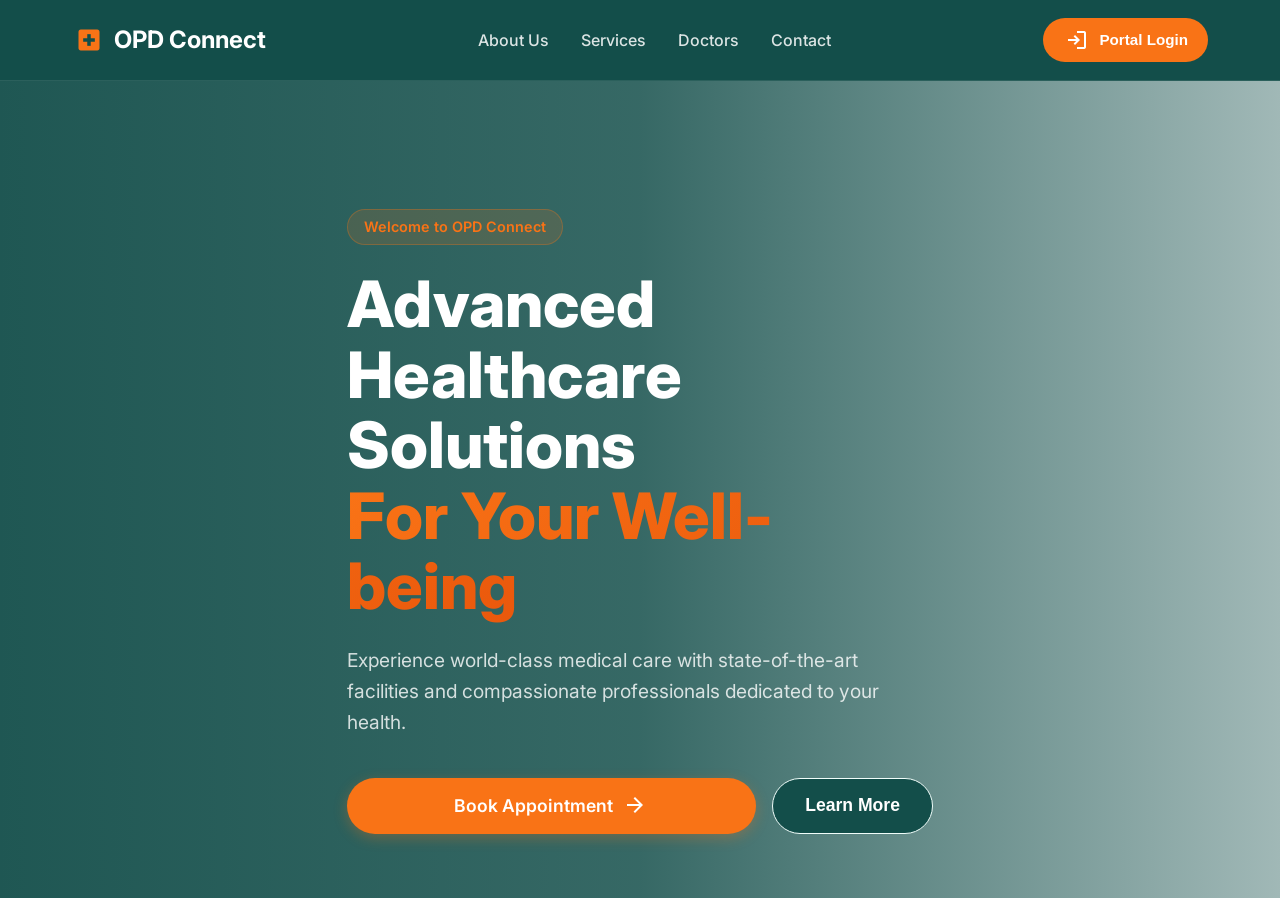
<file: index.html>
<!DOCTYPE html>
<html lang="en">
<head>
    <meta charset="UTF-8">
    <meta name="viewport" content="width=device-width, initial-scale=1.0">
    <title>OPD Connect | Hospital Management</title>
    <link rel="preconnect" href="https://fonts.googleapis.com">
    <link rel="preconnect" href="https://fonts.gstatic.com" crossorigin>
    <link href="https://fonts.googleapis.com/css2?family=Inter:wght@300;400;500;600;700&display=swap" rel="stylesheet">
    <link rel="stylesheet" href="https://fonts.googleapis.com/css2?family=Material+Symbols+Outlined:opsz,wght,FILL,GRAD@20..48,100..700,0..1,-50..200" />
    <link rel="stylesheet" href="styles.css?v=308">
    <style>
        #debug-console { position: fixed; bottom: 0; left: 0; width: 100%; height: 200px; background: rgba(0,0,0,0.8); color: lime; font-family: monospace; z-index: 9999; overflow-y: auto; padding: 10px; display: none; }
    </style>
    <script>
        // Immediately show any JS errors on screen for debugging
        function _showDebug(msg) {
            try {
                var debug = document.getElementById('debug-console');
                if (!debug && document.body) {
                    debug = document.createElement('div');
                    debug.id = 'debug-console';
                    debug.style.cssText = 'position:fixed;bottom:0;left:0;width:100%;max-height:200px;background:rgba(0,0,0,0.85);color:lime;font-family:monospace;font-size:13px;z-index:99999;overflow-y:auto;padding:10px;';
                    document.body.appendChild(debug);
                }
                if (debug) debug.innerHTML += msg + '<br>';
            } catch(ex) {}
        }
        window.addEventListener('error', function(e) {
            _showDebug('ERROR: ' + e.message + ' @ ' + e.filename + ':' + e.lineno);
        });
        window.addEventListener('unhandledrejection', function(e) {
            _showDebug('PROMISE REJECTION: ' + e.reason);
        });

        // Immediate FOUC prevention (Eliminates Homepage Flashing)
        try {
            var isAuth = localStorage.getItem('opd_auth') === 'true';
            var isLoginHash = window.location.hash === '#admin' || window.location.hash === '#login' || window.location.search.indexOf('admin') !== -1;
            document.addEventListener('DOMContentLoaded', function() {
                var l = document.getElementById('landing-view');
                var v = document.getElementById('login-view');
                var d = document.getElementById('dashboard-view');
                if (isAuth) {
                    if (d) d.classList.add('active');
                } else if (isLoginHash) {
                    if (v) v.classList.add('active');
                } else {
                    if (l) l.classList.add('active');
                }
            });
        } catch(e) {}
    </script>
</head>
<body>
    <div id="app">
        <!-- Landing View -->
        <div id="landing-view" class="view">
            <!-- Header -->
            <header class="landing-header">
                <div class="landing-container header-container">
                    <div class="landing-brand">
                        <span class="material-symbols-outlined logo-icon-small">local_hospital</span>
                        <h2>OPD Connect</h2>
                    </div>
                    <nav class="landing-nav">
                        <a href="#about">About Us</a>
                        <a href="#services">Services</a>
                        <a href="#doctors">Doctors</a>
                        <a href="#contact">Contact</a>
                    </nav>
                    <div class="header-actions">
                        <button type="button" class="btn-secondary btn-portal" id="btn-portal-login">
                            <span class="material-symbols-outlined">login</span>
                            Portal Login
                        </button>
                    </div>
                </div>
            </header>

            <!-- Hero Section -->
            <section class="hero-section">
                <div class="hero-slider">
                    <div class="hero-slide slide-1"></div>
                    <div class="hero-slide slide-2"></div>
                    <div class="hero-slide slide-3"></div>
                </div>
                <div class="hero-overlay"></div>
                <div class="landing-container hero-content">
                    <span class="hero-badge">Welcome to OPD Connect</span>
                    <h1 class="hero-title">Advanced Healthcare Solutions <br><span class="text-gradient">For Your Well-being</span></h1>
                    <p class="hero-subtitle">Experience world-class medical care with state-of-the-art facilities and compassionate professionals dedicated to your health.</p>
                    <div class="hero-actions">
                        <button type="button" class="btn-primary btn-large btn-book">
                            Book Appointment
                            <span class="material-symbols-outlined">arrow_forward</span>
                        </button>
                        <button type="button" class="btn-secondary btn-large" onclick="document.getElementById('about')?.scrollIntoView({behavior: 'smooth'})">
                            Learn More
                        </button>
                    </div>
                </div>
            </section>

            <!-- Features Grid -->
            <section class="features-section">
                <div class="landing-container">
                    <div class="features-grid">
                        <div class="feature-card glass-panel" id="feature-emergency-card" style="cursor: pointer; transition: transform 0.3s ease, box-shadow 0.3s ease;">
                            <div class="feature-icon"><span class="material-symbols-outlined">emergency</span></div>
                            <h3>24/7 Emergency</h3>
                            <p>Immediate medical attention available round the clock for all critical situations.</p>
                            <div style="margin-top: 1rem; color: var(--primary); font-weight: 600; font-size: 0.88rem; display: flex; align-items: center; justify-content: center; gap: 0.35rem;">
                                Emergency Helpline <span class="material-symbols-outlined" style="font-size: 1.05rem;">arrow_forward</span>
                            </div>
                        </div>
                        <div class="feature-card glass-panel" id="feature-doctors-card" style="cursor: pointer; transition: transform 0.3s ease, box-shadow 0.3s ease;">
                            <div class="feature-icon"><span class="material-symbols-outlined">stethoscope</span></div>
                            <h3>Expert Doctors</h3>
                            <p>Highly qualified and experienced specialists across various medical fields.</p>
                            <div style="margin-top: 1rem; color: var(--primary); font-weight: 600; font-size: 0.88rem; display: flex; align-items: center; justify-content: center; gap: 0.35rem;">
                                Explore Doctors <span class="material-symbols-outlined" style="font-size: 1.05rem;">arrow_forward</span>
                            </div>
                        </div>
                        <div class="feature-card glass-panel" id="feature-equipment-card" style="cursor: pointer; transition: transform 0.3s ease, box-shadow 0.3s ease;">
                            <div class="feature-icon"><span class="material-symbols-outlined">medical_services</span></div>
                            <h3>Modern Equipment</h3>
                            <p>Advanced diagnostic and therapeutic technology for accurate care.</p>
                            <div style="margin-top: 1rem; color: var(--primary); font-weight: 600; font-size: 0.88rem; display: flex; align-items: center; justify-content: center; gap: 0.35rem;">
                                View Equipment <span class="material-symbols-outlined" style="font-size: 1.05rem;">arrow_forward</span>
                            </div>
                        </div>
                    </div>
                </div>
            </section>

            <!-- About Us Section -->
            <section id="about" class="about-section" style="padding: 5rem 0; background: var(--surface); border-top: 1px solid var(--border); border-bottom: 1px solid var(--border);">
                <div class="landing-container">
                    <div style="display: grid; grid-template-columns: repeat(auto-fit, minmax(320px, 1fr)); gap: 3.5rem; align-items: center;">
                        <!-- Left Content -->
                        <div>
                            <span class="hero-badge" style="background: rgba(13, 148, 136, 0.1); color: var(--primary); font-weight: 600; padding: 0.35rem 0.9rem; border-radius: 20px; font-size: 0.85rem; display: inline-block; margin-bottom: 0.8rem;">Pioneering OPD Management</span>
                            <h2 style="font-size: 2.3rem; color: var(--secondary); margin-bottom: 1.2rem; font-weight: 700; line-height: 1.25;">About OPD Connect</h2>
                            <p style="color: var(--text-color); font-size: 1.05rem; line-height: 1.7; margin-bottom: 1.2rem;">
                                OPD Connect is a state-of-the-art Outpatient Department Management Platform engineered to modernize healthcare access, streamline doctor-patient scheduling, and eliminate long queue times in hospital facilities.
                            </p>
                            <p style="color: var(--text-muted); font-size: 0.95rem; line-height: 1.65; margin-bottom: 2rem;">
                                Serving over 250,000+ patients across Lalitpur and Kathmandu Valley, our mission is to deliver seamless, compassionate, and digital-first medical care with maximum efficiency and transparency.
                            </p>

                            <!-- Key Highlights Grid -->
                            <div style="display: grid; grid-template-columns: repeat(auto-fit, minmax(200px, 1fr)); gap: 1.2rem;">
                                <div style="display: flex; align-items: center; gap: 0.75rem; background: rgba(13, 148, 136, 0.05); padding: 0.85rem 1rem; border-radius: 12px; border: 1px solid rgba(13, 148, 136, 0.12);">
                                    <span class="material-symbols-outlined" style="color: var(--primary); font-size: 1.6rem;">queue_play_next</span>
                                    <div>
                                        <strong style="display: block; font-size: 0.9rem; color: var(--secondary);">Digital OPD Queue</strong>
                                        <span style="font-size: 0.78rem; color: var(--text-muted);">Real-time token tracking</span>
                                    </div>
                                </div>
                                <div style="display: flex; align-items: center; gap: 0.75rem; background: rgba(13, 148, 136, 0.05); padding: 0.85rem 1rem; border-radius: 12px; border: 1px solid rgba(13, 148, 136, 0.12);">
                                    <span class="material-symbols-outlined" style="color: var(--primary); font-size: 1.6rem;">clinical_notes</span>
                                    <div>
                                        <strong style="display: block; font-size: 0.9rem; color: var(--secondary);">Digital Prescriptions</strong>
                                        <span style="font-size: 0.78rem; color: var(--text-muted);">E-Health record integration</span>
                                    </div>
                                </div>
                                <div style="display: flex; align-items: center; gap: 0.75rem; background: rgba(13, 148, 136, 0.05); padding: 0.85rem 1rem; border-radius: 12px; border: 1px solid rgba(13, 148, 136, 0.12);">
                                    <span class="material-symbols-outlined" style="color: var(--primary); font-size: 1.6rem;">health_and_safety</span>
                                    <div>
                                        <strong style="display: block; font-size: 0.9rem; color: var(--secondary);">Expert Specialists</strong>
                                        <span style="font-size: 0.78rem; color: var(--text-muted);">50+ Certified consultants</span>
                                    </div>
                                </div>
                                <div style="display: flex; align-items: center; gap: 0.75rem; background: rgba(13, 148, 136, 0.05); padding: 0.85rem 1rem; border-radius: 12px; border: 1px solid rgba(13, 148, 136, 0.12);">
                                    <span class="material-symbols-outlined" style="color: var(--primary); font-size: 1.6rem;">ecg_heart</span>
                                    <div>
                                        <strong style="display: block; font-size: 0.9rem; color: var(--secondary);">24/7 Emergency</strong>
                                        <span style="font-size: 0.78rem; color: var(--text-muted);">Immediate trauma care</span>
                                    </div>
                                </div>
                            </div>
                        </div>

                        <!-- Right Stats Grid (Glassmorphism Cards) -->
                        <div style="display: grid; grid-template-columns: repeat(2, 1fr); gap: 1.25rem;">
                            <div class="glass-panel" style="padding: 2rem 1.5rem; text-align: center; border-radius: 16px; border: 1px solid var(--border); background: linear-gradient(135deg, rgba(255,255,255,0.9), rgba(240,253,250,0.8)); box-shadow: 0 10px 25px rgba(0,0,0,0.04);">
                                <span class="material-symbols-outlined" style="font-size: 2.5rem; color: var(--primary); margin-bottom: 0.5rem;">groups</span>
                                <h3 style="font-size: 2.2rem; color: var(--secondary); font-weight: 800; margin: 0;">250K+</h3>
                                <p style="color: var(--text-muted); font-size: 0.88rem; margin-top: 0.3rem; font-weight: 500;">Patients Served</p>
                            </div>
                            <div class="glass-panel" style="padding: 2rem 1.5rem; text-align: center; border-radius: 16px; border: 1px solid var(--border); background: linear-gradient(135deg, rgba(255,255,255,0.9), rgba(240,253,250,0.8)); box-shadow: 0 10px 25px rgba(0,0,0,0.04);">
                                <span class="material-symbols-outlined" style="font-size: 2.5rem; color: var(--primary); margin-bottom: 0.5rem;">stethoscope</span>
                                <h3 style="font-size: 2.2rem; color: var(--secondary); font-weight: 800; margin: 0;">50+</h3>
                                <p style="color: var(--text-muted); font-size: 0.88rem; margin-top: 0.3rem; font-weight: 500;">Specialist Doctors</p>
                            </div>
                            <div class="glass-panel" style="padding: 2rem 1.5rem; text-align: center; border-radius: 16px; border: 1px solid var(--border); background: linear-gradient(135deg, rgba(255,255,255,0.9), rgba(240,253,250,0.8)); box-shadow: 0 10px 25px rgba(0,0,0,0.04);">
                                <span class="material-symbols-outlined" style="font-size: 2.5rem; color: var(--primary); margin-bottom: 0.5rem;">verified</span>
                                <h3 style="font-size: 2.2rem; color: var(--secondary); font-weight: 800; margin: 0;">30+</h3>
                                <p style="color: var(--text-muted); font-size: 0.88rem; margin-top: 0.3rem; font-weight: 500;">Years Excellence</p>
                            </div>
                            <div class="glass-panel" style="padding: 2rem 1.5rem; text-align: center; border-radius: 16px; border: 1px solid var(--border); background: linear-gradient(135deg, rgba(255,255,255,0.9), rgba(240,253,250,0.8)); box-shadow: 0 10px 25px rgba(0,0,0,0.04);">
                                <span class="material-symbols-outlined" style="font-size: 2.5rem; color: var(--primary); margin-bottom: 0.5rem;">sentiment_very_satisfied</span>
                                <h3 style="font-size: 2.2rem; color: var(--secondary); font-weight: 800; margin: 0;">99.4%</h3>
                                <p style="color: var(--text-muted); font-size: 0.88rem; margin-top: 0.3rem; font-weight: 500;">Satisfaction Rate</p>
                            </div>
                        </div>
                    </div>
                </div>
            </section>

            <!-- Services Section -->
            <section id="services" class="services-section">
                <div class="landing-container">
                    <div class="section-header text-center">
                        <h2>Our Specialities</h2>
                        <p>Comprehensive healthcare services under one roof.</p>
                    </div>
                    <div class="services-grid">
                        <div class="service-card">
                            <span class="material-symbols-outlined service-icon">favorite</span>
                            <h4>Cardiology</h4>
                            <p>Expert care for your heart health.</p>
                        </div>
                        <div class="service-card">
                            <span class="material-symbols-outlined service-icon">psychology</span>
                            <h4>Neurology</h4>
                            <p>Advanced treatments for brain and nerves.</p>
                        </div>
                        <div class="service-card">
                            <span class="material-symbols-outlined service-icon">dentistry</span>
                            <h4>Dental Care</h4>
                            <p>Complete oral and dental solutions.</p>
                        </div>
                        <div class="service-card">
                            <span class="material-symbols-outlined service-icon">pediatrics</span>
                            <h4>Pediatrics</h4>
                            <p>Specialized healthcare for children.</p>
                        </div>
                    </div>
                </div>
            </section>

            <!-- Doctors Section -->
            <section id="doctors" class="doctors-section">
                <div class="landing-container">
                    <div class="section-header text-center">
                        <h2>Our Doctors</h2>
                        <p>Meet our highly qualified and experienced medical professionals.</p>
                    </div>
                    <div class="doctors-grid" id="public-doctors-grid">
                        <!-- Dynamic doctors will be loaded here via JS -->
                    </div>
                </div>
            </section>

            <!-- Modern Equipment & Technology Section -->
            <section id="equipment" class="equipment-section" style="padding: 4.5rem 0; background: linear-gradient(180deg, var(--background) 0%, rgba(13, 148, 136, 0.04) 100%); border-top: 1px solid var(--border);">
                <div class="landing-container">
                    <div class="section-header text-center" style="margin-bottom: 2.5rem;">
                        <span class="hero-badge" style="background: rgba(13, 148, 136, 0.1); color: var(--primary); font-weight: 600; padding: 0.35rem 0.9rem; border-radius: 20px; font-size: 0.85rem; display: inline-block;">Advanced Infrastructure</span>
                        <h2 style="font-size: 2.2rem; color: var(--secondary); margin: 0.6rem 0 0.4rem 0;">State-Of-The-Art Equipment & Technology</h2>
                        <p style="color: var(--text-muted); max-width: 680px; margin: 0 auto; font-size: 0.95rem;">
                            Our hospital features ultra-precision 3.5T MRI radiology, high-speed 3D ultrasound sonography, automated lab analyzers, and sterile surgical suites.
                        </p>
                    </div>

                    <div style="display: grid; grid-template-columns: repeat(auto-fit, minmax(250px, 1fr)); gap: 1.5rem;">
                        <!-- Equipment 1 -->
                        <div class="equipment-card glass-panel" style="background: var(--surface); border: 1px solid var(--border); border-radius: 16px; overflow: hidden; box-shadow: 0 4px 16px rgba(0,0,0,0.04); transition: transform 0.3s ease, box-shadow 0.3s ease; display: flex; flex-direction: column; height: 100%;">
                            <div style="height: 175px; overflow: hidden; position: relative; width: 100%;">
                                <img src="assets/equipment/mri_scanner.png" alt="3.5T Tesla MRI & CT Scanner" style="width: 100%; height: 100%; object-fit: cover; transition: transform 0.4s ease;">
                                <span style="position: absolute; top: 12px; right: 12px; font-size: 0.75rem; background: rgba(13, 148, 136, 0.9); color: #ffffff; padding: 0.25rem 0.65rem; border-radius: 6px; font-weight: 600; backdrop-filter: blur(4px);">3.5T Tesla Radiology</span>
                            </div>
                            <div style="padding: 1.25rem; flex: 1; display: flex; flex-direction: column; justify-content: space-between; text-align: left;">
                                <div>
                                    <h3 style="margin: 0 0 0.4rem 0; color: var(--secondary); font-size: 1.08rem; font-weight: 700; line-height: 1.35;">3.5T MRI & High-Speed CT Scanner</h3>
                                    <p style="font-size: 0.84rem; color: var(--text-muted); margin: 0; line-height: 1.5;">
                                        Ultra-high resolution 3D magnetic resonance imaging and 128-slice CT scanner for precision brain, cardiac, and full-body diagnostic scans with low radiation.
                                    </p>
                                </div>
                                <div style="margin-top: 1rem; padding-top: 0.65rem; border-top: 1px dashed var(--border); font-size: 0.8rem; color: var(--primary); font-weight: 600; display: flex; align-items: center; gap: 0.35rem;">
                                    <span class="material-symbols-outlined" style="font-size: 1rem; color: var(--primary);">check_circle</span> Non-invasive 3D Scans & Low Radiation
                                </div>
                            </div>
                        </div>

                        <!-- Equipment 2 -->
                        <div class="equipment-card glass-panel" style="background: var(--surface); border: 1px solid var(--border); border-radius: 16px; overflow: hidden; box-shadow: 0 4px 16px rgba(0,0,0,0.04); transition: transform 0.3s ease, box-shadow 0.3s ease; display: flex; flex-direction: column; height: 100%;">
                            <div style="height: 175px; overflow: hidden; position: relative; width: 100%;">
                                <img src="assets/equipment/ultrasound.png" alt="3D/4D Color Doppler Ultrasound" style="width: 100%; height: 100%; object-fit: cover; transition: transform 0.4s ease;">
                                <span style="position: absolute; top: 12px; right: 12px; font-size: 0.75rem; background: rgba(13, 148, 136, 0.9); color: #ffffff; padding: 0.25rem 0.65rem; border-radius: 6px; font-weight: 600; backdrop-filter: blur(4px);">HD Doppler Sonography</span>
                            </div>
                            <div style="padding: 1.25rem; flex: 1; display: flex; flex-direction: column; justify-content: space-between; text-align: left;">
                                <div>
                                    <h3 style="margin: 0 0 0.4rem 0; color: var(--secondary); font-size: 1.08rem; font-weight: 700; line-height: 1.35;">3D/4D Color Doppler Ultrasound</h3>
                                    <p style="font-size: 0.84rem; color: var(--text-muted); margin: 0; line-height: 1.5;">
                                        Real-time acoustic imaging system for advanced obstetrics, fetal development monitoring, vascular flow analysis, and abdominal diagnostics.
                                    </p>
                                </div>
                                <div style="margin-top: 1rem; padding-top: 0.65rem; border-top: 1px dashed var(--border); font-size: 0.8rem; color: var(--primary); font-weight: 600; display: flex; align-items: center; gap: 0.35rem;">
                                    <span class="material-symbols-outlined" style="font-size: 1rem; color: var(--primary);">check_circle</span> Live HD Fetal & Vascular Flow Analysis
                                </div>
                            </div>
                        </div>

                        <!-- Equipment 3 -->
                        <div class="equipment-card glass-panel" style="background: var(--surface); border: 1px solid var(--border); border-radius: 16px; overflow: hidden; box-shadow: 0 4px 16px rgba(0,0,0,0.04); transition: transform 0.3s ease, box-shadow 0.3s ease; display: flex; flex-direction: column; height: 100%;">
                            <div style="height: 175px; overflow: hidden; position: relative; width: 100%;">
                                <img src="assets/equipment/pathology.png" alt="Automated Pathology Diagnostic Analyzer" style="width: 100%; height: 100%; object-fit: cover; transition: transform 0.4s ease;">
                                <span style="position: absolute; top: 12px; right: 12px; font-size: 0.75rem; background: rgba(13, 148, 136, 0.9); color: #ffffff; padding: 0.25rem 0.65rem; border-radius: 6px; font-weight: 600; backdrop-filter: blur(4px);">Robotic Lab Diagnostics</span>
                            </div>
                            <div style="padding: 1.25rem; flex: 1; display: flex; flex-direction: column; justify-content: space-between; text-align: left;">
                                <div>
                                    <h3 style="margin: 0 0 0.4rem 0; color: var(--secondary); font-size: 1.08rem; font-weight: 700; line-height: 1.35;">Automated Pathology Diagnostic System</h3>
                                    <p style="font-size: 0.84rem; color: var(--text-muted); margin: 0; line-height: 1.5;">
                                        Robotic hematology, hormonal, and biochemical lab diagnostic analyzers ensuring 99.9% testing accuracy within minutes.
                                    </p>
                                </div>
                                <div style="margin-top: 1rem; padding-top: 0.65rem; border-top: 1px dashed var(--border); font-size: 0.8rem; color: var(--primary); font-weight: 600; display: flex; align-items: center; gap: 0.35rem;">
                                    <span class="material-symbols-outlined" style="font-size: 1rem; color: var(--primary);">check_circle</span> Rapid Blood & Biochemical Reports
                                </div>
                            </div>
                        </div>

                        <!-- Equipment 4 -->
                        <div class="equipment-card glass-panel" style="background: var(--surface); border: 1px solid var(--border); border-radius: 16px; overflow: hidden; box-shadow: 0 4px 16px rgba(0,0,0,0.04); transition: transform 0.3s ease, box-shadow 0.3s ease; display: flex; flex-direction: column; height: 100%;">
                            <div style="height: 175px; overflow: hidden; position: relative; width: 100%;">
                                <img src="assets/equipment/operating_room.png" alt="Modular Laparoscopic Operating Theater" style="width: 100%; height: 100%; object-fit: cover; transition: transform 0.4s ease;">
                                <span style="position: absolute; top: 12px; right: 12px; font-size: 0.75rem; background: rgba(13, 148, 136, 0.9); color: #ffffff; padding: 0.25rem 0.65rem; border-radius: 6px; font-weight: 600; backdrop-filter: blur(4px);">Modular Surgical OT</span>
                            </div>
                            <div style="padding: 1.25rem; flex: 1; display: flex; flex-direction: column; justify-content: space-between; text-align: left;">
                                <div>
                                    <h3 style="margin: 0 0 0.4rem 0; color: var(--secondary); font-size: 1.08rem; font-weight: 700; line-height: 1.35;">Modular Infection-Free OT Suite</h3>
                                    <p style="font-size: 0.84rem; color: var(--text-muted); margin: 0; line-height: 1.5;">
                                        HEPA-filtered laminar airflow operating theater equipped with HD 4K laparoscopic video towers and cardiac life-support suites.
                                    </p>
                                </div>
                                <div style="margin-top: 1rem; padding-top: 0.65rem; border-top: 1px dashed var(--border); font-size: 0.8rem; color: var(--primary); font-weight: 600; display: flex; align-items: center; gap: 0.35rem;">
                                    <span class="material-symbols-outlined" style="font-size: 1rem; color: var(--primary);">check_circle</span> Ultra-Sterile & Minimally Invasive Surgery
                                </div>
                            </div>
                        </div>
                    </div>
                </div>
            </section>

            <!-- Contact Section -->
            <section id="contact" class="contact-section" style="padding: 5rem 0; background: linear-gradient(180deg, var(--background) 0%, rgba(13, 148, 136, 0.03) 100%); border-top: 1px solid var(--border);">
                <div class="landing-container">
                    <div class="section-header text-center" style="margin-bottom: 3rem;">
                        <span class="hero-badge" style="background: rgba(13, 148, 136, 0.1); color: var(--primary); font-weight: 600; padding: 0.35rem 0.9rem; border-radius: 20px; font-size: 0.85rem; display: inline-block;">Get In Touch</span>
                        <h2 style="font-size: 2.2rem; color: var(--secondary); margin: 0.6rem 0 0.4rem 0;">Contact & Location</h2>
                        <p style="color: var(--text-muted); max-width: 600px; margin: 0 auto; font-size: 0.95rem;">
                            Have questions or need assistance? Reach out to our hospital team or visit us at Lagankhel.
                        </p>
                    </div>

                    <div style="display: grid; grid-template-columns: repeat(auto-fit, minmax(320px, 1fr)); gap: 2.5rem;">
                        <!-- Contact Info Cards -->
                        <div style="display: flex; flex-direction: column; gap: 1.25rem;">
                            <div class="glass-panel" style="padding: 1.5rem; border-radius: 16px; border: 1px solid var(--border); background: var(--surface); display: flex; align-items: flex-start; gap: 1.2rem; box-shadow: 0 4px 15px rgba(0,0,0,0.03);">
                                <div style="width: 48px; height: 48px; border-radius: 12px; background: rgba(13, 148, 136, 0.1); display: flex; align-items: center; justify-content: center; color: var(--primary); flex-shrink: 0;">
                                    <span class="material-symbols-outlined" style="font-size: 1.5rem;">location_on</span>
                                </div>
                                <div>
                                    <h4 style="margin: 0 0 0.3rem 0; color: var(--secondary); font-size: 1.05rem; font-weight: 600;">Hospital Address</h4>
                                    <p style="margin: 0; color: var(--text-muted); font-size: 0.9rem; line-height: 1.5;">
                                        Lagankhel, Lalitpur Metropolitan City<br>Bagmati Province, Nepal
                                    </p>
                                </div>
                            </div>

                            <div class="glass-panel" style="padding: 1.5rem; border-radius: 16px; border: 1px solid var(--border); background: var(--surface); display: flex; align-items: flex-start; gap: 1.2rem; box-shadow: 0 4px 15px rgba(0,0,0,0.03);">
                                <div style="width: 48px; height: 48px; border-radius: 12px; background: rgba(13, 148, 136, 0.1); display: flex; align-items: center; justify-content: center; color: var(--primary); flex-shrink: 0;">
                                    <span class="material-symbols-outlined" style="font-size: 1.5rem;">call</span>
                                </div>
                                <div>
                                    <h4 style="margin: 0 0 0.3rem 0; color: var(--secondary); font-size: 1.05rem; font-weight: 600;">Helpline & Emergency</h4>
                                    <p style="margin: 0; color: var(--text-muted); font-size: 0.9rem; line-height: 1.5;">
                                        <strong>OPD Desk:</strong> 01-5430967<br>
                                        <strong>Emergency Helpline (24/7):</strong> +977 9801234567
                                    </p>
                                </div>
                            </div>

                            <div class="glass-panel" style="padding: 1.5rem; border-radius: 16px; border: 1px solid var(--border); background: var(--surface); display: flex; align-items: flex-start; gap: 1.2rem; box-shadow: 0 4px 15px rgba(0,0,0,0.03);">
                                <div style="width: 48px; height: 48px; border-radius: 12px; background: rgba(13, 148, 136, 0.1); display: flex; align-items: center; justify-content: center; color: var(--primary); flex-shrink: 0;">
                                    <span class="material-symbols-outlined" style="font-size: 1.5rem;">schedule</span>
                                </div>
                                <div>
                                    <h4 style="margin: 0 0 0.3rem 0; color: var(--secondary); font-size: 1.05rem; font-weight: 600;">OPD Operating Hours</h4>
                                    <p style="margin: 0; color: var(--text-muted); font-size: 0.9rem; line-height: 1.5;">
                                        <strong>Sunday – Friday:</strong> 7:00 AM – 7:00 PM<br>
                                        <strong>Saturday:</strong> Emergency Only (24 Hours)
                                    </p>
                                </div>
                            </div>
                        </div>

                        <!-- Interactive Contact Form -->
                        <div class="glass-panel" style="padding: 2.2rem; border-radius: 20px; border: 1px solid var(--border); background: var(--surface); box-shadow: 0 10px 30px rgba(0,0,0,0.04);">
                            <h3 style="margin: 0 0 1.2rem 0; color: var(--secondary); font-size: 1.25rem; font-weight: 700;">Send Us A Message</h3>
                            <form id="landing-contact-form">
                                <div style="margin-bottom: 1rem;">
                                    <label style="display: block; font-size: 0.85rem; font-weight: 600; color: var(--secondary); margin-bottom: 0.35rem;">Full Name</label>
                                    <input type="text" id="contact-name" placeholder="e.g. Ramesh Shrestha" required style="width: 100%; padding: 0.75rem 1rem; border: 1px solid var(--border); border-radius: 10px; font-family: inherit; font-size: 0.9rem; outline: none; background: var(--background);">
                                </div>
                                <div style="display: grid; grid-template-columns: 1fr 1fr; gap: 1rem; margin-bottom: 1rem;">
                                    <div>
                                        <label style="display: block; font-size: 0.85rem; font-weight: 600; color: var(--secondary); margin-bottom: 0.35rem;">Phone Number</label>
                                        <input type="tel" id="contact-phone" placeholder="e.g. 9841234567" required style="width: 100%; padding: 0.75rem 1rem; border: 1px solid var(--border); border-radius: 10px; font-family: inherit; font-size: 0.9rem; outline: none; background: var(--background);">
                                    </div>
                                    <div>
                                        <label style="display: block; font-size: 0.85rem; font-weight: 600; color: var(--secondary); margin-bottom: 0.35rem;">Inquiry Category</label>
                                        <select id="contact-category" style="width: 100%; padding: 0.75rem 1rem; border: 1px solid var(--border); border-radius: 10px; font-family: inherit; font-size: 0.9rem; outline: none; background: var(--background);">
                                            <option value="General OPD">General OPD Inquiry</option>
                                            <option value="Doctor Appointment">Doctor Appointment</option>
                                            <option value="Lab & Diagnostics">Lab & Pathology</option>
                                            <option value="Pharmacy">Pharmacy & Medicines</option>
                                            <option value="Feedback">Feedback / Support</option>
                                        </select>
                                    </div>
                                </div>
                                <div style="margin-bottom: 1.5rem;">
                                    <label style="display: block; font-size: 0.85rem; font-weight: 600; color: var(--secondary); margin-bottom: 0.35rem;">Message</label>
                                    <textarea id="contact-message" rows="4" placeholder="Type your query or request here..." required style="width: 100%; padding: 0.75rem 1rem; border: 1px solid var(--border); border-radius: 10px; font-family: inherit; font-size: 0.9rem; outline: none; background: var(--background); resize: vertical;"></textarea>
                                </div>
                                <button type="submit" class="btn-primary btn-large" style="width: 100%; justify-content: center; border-radius: 10px;">
                                    <span class="material-symbols-outlined">send</span>
                                    Submit Message
                                </button>
                            </form>
                        </div>
                    </div>
                </div>
            </section>

            <!-- Footer -->
            <footer class="landing-footer">
                <div class="landing-container footer-content">
                    <div class="footer-brand">
                        <div class="brand-title">
                            <span class="material-symbols-outlined">local_hospital</span>
                            <h2>OPD Connect</h2>
                        </div>
                        <p>Providing the best medical services with trust and care since 1995.</p>
                    </div>
                    <div class="footer-links">
                        <h4>Quick Links</h4>
                        <ul>
                            <li><a href="#">Home</a></li>
                            <li><a href="#about">About Us</a></li>
                            <li><a href="#services">Services</a></li>
                            <li><a href="#doctors">Doctors</a></li>
                            <li><a href="#contact">Contact</a></li>
                        </ul>
                    </div>
                    <div class="footer-contact">
                        <h4>Contact Us</h4>
                        <p><span class="material-symbols-outlined">location_on</span> Lagankhel, Lalitpur</p>
                        <p><span class="material-symbols-outlined">call</span> 01-5430967</p>
                        <p><span class="material-symbols-outlined">mail</span> info@opdconnect.com</p>
                    </div>
                </div>
                <div class="footer-bottom">
                    <p>&copy; 2026 OPD Connect. All rights reserved.</p>
                </div>
            </footer>
        </div>

        <!-- Login View -->
        <div id="login-view" class="view">
            <div class="login-container">
                <div class="login-brand">
                    <span class="material-symbols-outlined logo-icon" id="login-logo" title="Back to Home">local_hospital</span>
                    <h1>OPD Connect</h1>
                    <p>Secure Access for Healthcare Professionals</p>
                </div>
                <div class="login-tabs">
                    <button type="button" class="login-tab" id="login-tab-admin" data-role="admin" style="display: none;">Admin</button>
                    <button type="button" class="login-tab active" id="login-tab-staff" data-role="staff">Staff</button>
                    <button type="button" class="login-tab" id="login-tab-doctor" data-role="doctor">Doctor</button>
                    <button type="button" class="login-tab" id="login-tab-cashier" data-role="cashier">Cashier</button>
                    <button type="button" class="login-tab" id="login-tab-pharmacy" data-role="pharmacy">Pharmacy</button>
                </div>
                <form id="login-form">
                    <input type="hidden" id="login-role" value="staff">
                    <div class="input-group" id="login-doctor-group" style="display: none;">
                        <label for="login-doctor">Select Doctor Profile</label>
                        <div class="input-wrapper">
                            <span class="material-symbols-outlined">medical_information</span>
                            <select id="login-doctor">
                                <option value="" disabled selected>Select Doctor Profile</option>
                            </select>
                        </div>
                    </div>
                    <div class="input-group" id="login-email-group">
                        <label for="login-email">Email or Phone</label>
                        <div class="input-wrapper">
                            <span class="material-symbols-outlined">person</span>
                            <input type="text" id="login-email" placeholder="Enter your email or phone" required>
                        </div>
                    </div>
                    <div class="input-group">
                        <label for="login-password">Password</label>
                        <div class="input-wrapper">
                            <span class="material-symbols-outlined">lock</span>
                            <input type="password" id="login-password" placeholder="Enter your password" required>
                            <button type="button" id="toggle-password" class="btn-toggle-password" title="Toggle password visibility">
                                <span class="material-symbols-outlined">visibility</span>
                            </button>
                        </div>
                    </div>
                    <button type="submit" class="btn-primary">
                        <span>Sign In</span>
                        <span class="material-symbols-outlined">arrow_forward</span>
                    </button>
                </form>
            </div>
        </div>

        <!-- Dashboard View with Left Sidebar -->
        <div id="dashboard-view" class="view dashboard-layout">
            <!-- Sidebar Navigation -->
            <aside class="dashboard-sidebar" id="dashboard-sidebar">
                <div class="sidebar-brand" id="sidebar-logo" style="cursor: pointer;" title="Back to Home">
                    <span class="material-symbols-outlined logo-icon">local_hospital</span>
                    <h2>OPD Connect</h2>
                </div>

                <nav class="sidebar-menu" style="margin-top: 1rem;">
                    <div class="sidebar-menu-label">Main Navigation</div>
                    <button class="sidebar-item active" id="tab-dashboard-overview">
                        <span class="material-symbols-outlined">dashboard</span>
                        <span>Dashboard Overview</span>
                    </button>
                    <button class="sidebar-item" id="tab-register">
                        <span class="material-symbols-outlined">person_add</span>
                        <span>New Registration</span>
                    </button>
                    <button class="sidebar-item" id="tab-directory">
                        <span class="material-symbols-outlined">group</span>
                        <span>Patient Directory</span>
                    </button>
                    <button class="sidebar-item" id="tab-billing">
                        <span class="material-symbols-outlined">payments</span>
                        <span>Billing & Payments</span>
                    </button>
                    <button class="sidebar-item" id="tab-pharmacy" style="display: none;">
                        <span class="material-symbols-outlined">local_pharmacy</span>
                        <span>Pharmacy & Stock</span>
                        <span class="sidebar-badge" id="sidebar-pharmacy-badge" style="display: none;">0</span>
                    </button>
                    <button class="sidebar-item" id="tab-requests" style="display: none;">
                        <span class="material-symbols-outlined">inbox</span>
                        <span>Online Requests</span>
                    </button>
                    <button class="sidebar-item" id="tab-settings" style="display: none;">
                        <span class="material-symbols-outlined">settings</span>
                        <span>Settings</span>
                    </button>
                </nav>
            </aside>

            <!-- Main Content Area -->
            <div class="main-wrapper">
                <header class="main-topbar">
                    <div class="topbar-left">
                        <button id="sidebar-toggle-btn" class="btn-icon sidebar-toggle" title="Toggle Navigation">
                            <span class="material-symbols-outlined">menu</span>
                        </button>
                        <div class="topbar-title">
                            <h3 id="current-view-title">Executive Dashboard Overview</h3>
                        </div>
                    </div>

                    <!-- Right Corner User Profile Dropdown (KhataPlus style) -->
                    <div class="topbar-user-profile-wrapper" id="topbar-profile-wrapper">
                        <button type="button" class="topbar-profile-btn" id="topbar-profile-btn" title="Account Menu">
                            <div class="topbar-avatar" id="topbar-user-avatar">
                                <span id="topbar-avatar-text">AD</span>
                            </div>
                            <div class="topbar-user-meta">
                                <span class="topbar-user-name" id="topbar-user-name">Dr. Admin</span>
                                <span class="topbar-user-role" id="topbar-user-role">Administrator</span>
                            </div>
                            <span class="material-symbols-outlined topbar-chevron">expand_more</span>
                        </button>

                        <!-- Dropdown Card -->
                        <div class="topbar-profile-dropdown" id="topbar-profile-dropdown">
                            <div class="dropdown-header">
                                <div class="dropdown-user-avatar" id="dropdown-user-avatar">
                                    <span id="dropdown-avatar-text">AD</span>
                                </div>
                                <div class="dropdown-user-details">
                                    <h4 id="dropdown-user-name">Dr. Admin</h4>
                                    <span class="dropdown-role-badge" id="dropdown-user-role">ADMINISTRATOR</span>
                                </div>
                            </div>
                            <div class="dropdown-divider"></div>
                            <div class="dropdown-menu-list">
                                <button type="button" class="dropdown-item" id="dropdown-item-overview">
                                    <span class="material-symbols-outlined">dashboard</span>
                                    <span>Dashboard Overview</span>
                                </button>
                                <button type="button" class="dropdown-item" id="dropdown-item-directory">
                                    <span class="material-symbols-outlined">group</span>
                                    <span>Patient Directory</span>
                                </button>
                                <button type="button" class="dropdown-item" id="dropdown-item-pharmacy">
                                    <span class="material-symbols-outlined">local_pharmacy</span>
                                    <span>Pharmacy & Stock</span>
                                </button>
                                <button type="button" class="dropdown-item" id="dropdown-item-settings">
                                    <span class="material-symbols-outlined">tune</span>
                                    <span>System Settings</span>
                                </button>
                            </div>
                            <div class="dropdown-divider"></div>
                            <button type="button" class="dropdown-item dropdown-logout-btn" id="logout-btn">
                                <span class="material-symbols-outlined">logout</span>
                                <span>Sign Out</span>
                            </button>
                        </div>
                    </div>
                </header>

                <main class="dashboard-content">

                <!-- Dashboard Overview Section -->
                <div id="section-dashboard-overview" class="tab-section active">
                    <!-- KPI Cards Grid -->
                    <div class="stats-grid" style="margin-bottom: 2rem;">
                        <div class="stat-card" id="kpi-card-total-patients" onclick="if(document.getElementById('tab-directory')) document.getElementById('tab-directory').click()" title="Click to view Patient Directory">
                            <div class="stat-icon" style="background: rgba(13, 148, 136, 0.1); color: #0d9488;">
                                <span class="material-symbols-outlined">group</span>
                            </div>
                            <div class="stat-info">
                                <h3>Total Patients</h3>
                                <p id="ov-total-patients">0</p>
                            </div>
                        </div>
                        <div class="stat-card" id="kpi-card-active-doctors" onclick="if(document.getElementById('tab-settings')) document.getElementById('tab-settings').click()" title="Click to view Doctor List">
                            <div class="stat-icon" style="background: rgba(59, 130, 246, 0.1); color: #3b82f6;">
                                <span class="material-symbols-outlined">stethoscope</span>
                            </div>
                            <div class="stat-info">
                                <h3>Active Doctors</h3>
                                <p id="ov-active-doctors">0</p>
                            </div>
                        </div>
                        <div class="stat-card" id="kpi-card-consult-revenue" onclick="if(document.getElementById('tab-billing')) document.getElementById('tab-billing').click()" title="Click to view Billing & Payments">
                            <div class="stat-icon" style="background: rgba(16, 185, 129, 0.1); color: #10b981;">
                                <span class="material-symbols-outlined">payments</span>
                            </div>
                            <div class="stat-info">
                                <h3>Consultation Revenue</h3>
                                <p id="ov-consult-revenue">Rs 0.00</p>
                            </div>
                        </div>
                        <div class="stat-card" id="kpi-card-lab-revenue" onclick="if(document.getElementById('tab-billing')) document.getElementById('tab-billing').click()" title="Click to view Billing & Lab Investigations">
                            <div class="stat-icon" style="background: rgba(14, 165, 233, 0.1); color: #0ea5e9;">
                                <span class="material-symbols-outlined">biotech</span>
                            </div>
                            <div class="stat-info">
                                <h3>Lab & Diagnostics</h3>
                                <p id="ov-lab-revenue">Rs 0.00</p>
                            </div>
                        </div>
                        <div class="stat-card" id="kpi-card-pharmacy-sales" onclick="if(document.getElementById('tab-pharmacy')) document.getElementById('tab-pharmacy').click()" title="Click to view Pharmacy Sales & Profit">
                            <div class="stat-icon" style="background: rgba(139, 92, 246, 0.1); color: #8b5cf6;">
                                <span class="material-symbols-outlined">point_of_sale</span>
                            </div>
                            <div class="stat-info">
                                <h3>Pharmacy Sales</h3>
                                <p id="ov-pharmacy-sales">Rs 0.00</p>
                                <span id="ov-pharmacy-profit" style="font-size: 0.78rem; font-weight: 600; color: #10b981; display: block; margin-top: 3px;">Net Profit: Rs 0.00</span>
                            </div>
                        </div>
                        <div class="stat-card" id="kpi-card-pending-requests" onclick="if(document.getElementById('tab-requests')) document.getElementById('tab-requests').click()" title="Click to view Online Requests">
                            <div class="stat-icon" style="background: rgba(245, 158, 11, 0.1); color: #f59e0b;">
                                <span class="material-symbols-outlined">mark_email_unread</span>
                            </div>
                            <div class="stat-info">
                                <h3>Pending Online Requests</h3>
                                <p id="ov-pending-requests">0</p>
                            </div>
                        </div>
                    </div>

                    <!-- Quick Actions Bar -->
                    <div class="quick-actions-bar" style="margin-bottom: 2rem;">
                        <h3 class="section-title" style="margin-bottom: 1rem;"><span class="material-symbols-outlined">bolt</span> Quick Actions</h3>
                        <div class="quick-actions-grid">
                            <button class="quick-action-btn" id="qa-btn-register" onclick="if(document.getElementById('tab-register')) document.getElementById('tab-register').click()">
                                <span class="material-symbols-outlined">person_add</span>
                                <span>Register Patient</span>
                            </button>
                            <button class="quick-action-btn" id="qa-btn-billing" onclick="if(document.getElementById('tab-billing')) document.getElementById('tab-billing').click()">
                                <span class="material-symbols-outlined">payments</span>
                                <span>Collect Payment</span>
                            </button>
                            <button class="quick-action-btn" id="qa-btn-pharmacy" onclick="if(document.getElementById('tab-pharmacy')) document.getElementById('tab-pharmacy').click()">
                                <span class="material-symbols-outlined">local_pharmacy</span>
                                <span>Manage Pharmacy</span>
                            </button>
                            <button class="quick-action-btn" id="qa-btn-doctor" onclick="if(document.getElementById('tab-settings')) document.getElementById('tab-settings').click(); if(typeof window._openDoctorModal === 'function') window._openDoctorModal();">
                                <span class="material-symbols-outlined">person_add</span>
                                <span>Add Doctor</span>
                            </button>
                            <button class="quick-action-btn" id="qa-btn-doc-patients" onclick="if(document.getElementById('tab-directory')) document.getElementById('tab-directory').click()" style="display: none;">
                                <span class="material-symbols-outlined">groups</span>
                                <span>My Patient Directory</span>
                            </button>
                            <button class="quick-action-btn" id="qa-btn-doc-prescribe" onclick="if(document.getElementById('tab-directory')) document.getElementById('tab-directory').click()" style="display: none;">
                                <span class="material-symbols-outlined">clinical_notes</span>
                                <span>Prescribe & Diagnose</span>
                            </button>
                        </div>
                    </div>

                    <!-- 2 Column Overview Layout -->
                    <div class="overview-grid">
                        <!-- Left Column: Recent Admissions -->
                        <div class="glass-panel table-container" style="flex: 2;">
                            <div style="display: flex; justify-content: space-between; align-items: center; padding: 1rem;">
                                <h3 class="section-title" style="margin:0;"><span class="material-symbols-outlined">history</span> Recent Admissions</h3>
                                <button class="btn-text" onclick="if(document.getElementById('tab-directory')) document.getElementById('tab-directory').click()">View All</button>
                            </div>
                            <table class="data-table">
                                <thead>
                                    <tr>
                                        <th>Patient Name</th>
                                        <th>Doctor</th>
                                        <th>Ward / Block</th>
                                        <th>Status</th>
                                    </tr>
                                </thead>
                                <tbody id="ov-recent-tbody">
                                    <!-- Injected via JS -->
                                </tbody>
                            </table>
                        </div>

                        <!-- Right Column: On-Duty Doctors -->
                        <div class="glass-panel" style="flex: 1; padding: 1.5rem;">
                            <h3 class="section-title" style="margin-bottom: 1rem;"><span class="material-symbols-outlined">domain</span> On-Duty Doctors</h3>
                            <div id="ov-doctors-summary" style="display: flex; flex-direction: column; gap: 0.75rem;">
                                <!-- Injected via JS -->
                            </div>
                        </div>
                    </div>
                </div>

                <!-- Registration Section -->
                <div id="section-register" class="tab-section">
                    <header class="page-header">
                        <div class="header-titles">
                            <h1 id="form-title">New Patient Registration</h1>
                            <p id="form-subtitle">Enter details to admit a new patient to the Outpatient Department.</p>
                        </div>
                    </header>

                    <form id="patient-form" class="glass-panel">
                        <input type="hidden" id="edit-patient-id">
                        <input type="hidden" id="payment-status" value="pending">
                        <div class="form-grid">
                        <!-- Personal Details -->
                        <div class="form-section">
                            <h3 class="section-title"><span class="material-symbols-outlined">person</span> Personal Details</h3>
                            <div class="input-group">
                                <label for="patient-name">Full Name</label>
                                <input type="text" id="patient-name" required>
                            </div>
                            <div class="form-row">
                                <div class="input-group">
                                    <label for="patient-age">Age (Years)</label>
                                    <input type="number" id="patient-age" required>
                                </div>
                                <div class="input-group" id="blood-group-container">
                                    <label for="patient-blood">Blood Group</label>
                                    <select id="patient-blood">
                                        <option value="" disabled selected>Select</option>
                                        <option value="A+">A+</option>
                                        <option value="A-">A-</option>
                                        <option value="B+">B+</option>
                                        <option value="B-">B-</option>
                                        <option value="AB+">AB+</option>
                                        <option value="AB-">AB-</option>
                                        <option value="O+">O+</option>
                                        <option value="O-">O-</option>
                                    </select>
                                </div>
                            </div>
                            <div class="input-group">
                                <label for="patient-contact">Contact Number</label>
                                <input type="tel" id="patient-contact" required>
                            </div>
                            <div class="input-group">
                                <label for="patient-address">Address</label>
                                <input type="text" id="patient-address" required>
                            </div>
                        </div>

                        <!-- Guardian Details -->
                        <div class="form-section">
                            <h3 class="section-title"><span class="material-symbols-outlined">family_restroom</span> Guardian Details</h3>
                            <div class="input-group">
                                <label for="guardian-name">Guardian Name</label>
                                <input type="text" id="guardian-name">
                            </div>
                            <div class="input-group">
                                <label for="guardian-contact">Guardian Contact</label>
                                <input type="tel" id="guardian-contact">
                            </div>
                        </div>

                        <!-- Medical Details -->
                        <div class="form-section full-width" id="medical-details-section">
                            <h3 class="section-title"><span class="material-symbols-outlined">medical_information</span> Medical Details</h3>
                            <div class="form-row-3">
                                <div class="input-group">
                                    <label for="description">Description (Illness)</label>
                                    <textarea id="description" rows="3"></textarea>
                                </div>
                                <div class="input-group">
                                    <label for="previous-illness">Previous Illness (If any)</label>
                                    <textarea id="previous-illness" rows="3"></textarea>
                                </div>
                                <div class="input-group">
                                    <label for="medicines">Prescribed Medicines</label>
                                    <textarea id="medicines" rows="3" placeholder="Enter prescription details..."></textarea>
                                </div>
                            </div>
                             <!-- Selectable Tests & Investigations -->
                             <div class="input-group" style="margin-top: 1rem;">
                                 <label style="font-weight: 600; color: var(--secondary); display: flex; align-items: center; gap: 0.5rem;">
                                     <span class="material-symbols-outlined" style="font-size: 1.25rem; color: var(--primary);">biotech</span>
                                     Prescribe Tests & Investigations (Click card to select)
                                 </label>
                                 <div class="test-cards-grid" id="test-chips-container">
                                     <div class="test-card-item card-theme-cyan" data-test="X-Ray" data-charge="800">
                                         <div class="test-card-icon">
                                              <svg width="24" height="24" viewBox="0 0 24 24" fill="none" stroke="currentColor" stroke-width="2" stroke-linecap="round" stroke-linejoin="round">
                                                  <rect x="3" y="2.5" width="18" height="19" rx="3.5" stroke-width="1.8"/>
                                                  <path d="M12 5V19" stroke-width="2"/>
                                                  <path d="M8 8.5C10 7.5 14 7.5 16 8.5"/>
                                                  <path d="M7.5 11.5C9.8 10.2 14.2 10.2 16.5 11.5"/>
                                                  <path d="M8 14.5C10 13.5 14 13.5 16 14.5"/>
                                                  <path d="M9.5 17.5C10.8 16.8 13.2 16.8 14.5 17.5"/>
                                              </svg>
                                         </div>
                                         <div class="test-card-content">
                                             <span class="test-card-name">X-Ray</span>
                                             <span class="test-card-price">Rs 800</span>
                                         </div>
                                         <div class="test-card-badge">
                                             <span class="material-symbols-outlined">check_circle</span>
                                         </div>
                                     </div>

                                     <div class="test-card-item card-theme-emerald" data-test="Video X-Ray" data-charge="1500">
                                         <div class="test-card-icon">
                                             <svg width="24" height="24" viewBox="0 0 24 24" fill="none" stroke="currentColor" stroke-width="2" stroke-linecap="round" stroke-linejoin="round">
                                                 <rect x="3" y="3" width="12" height="11" rx="2.5"/>
                                                 <path d="M6 8.5L8 6.5L10 10.5L12 8.5"/>
                                                 <path d="M15 8L20 5.5V13.5L15 11V8Z" fill="currentColor" fill-opacity="0.15"/>
                                                 <path d="M6 18H12M9 14V18"/>
                                             </svg>
                                         </div>
                                         <div class="test-card-content">
                                             <span class="test-card-name">Video X-Ray</span>
                                             <span class="test-card-price">Rs 1,500</span>
                                         </div>
                                         <div class="test-card-badge">
                                             <span class="material-symbols-outlined">check_circle</span>
                                         </div>
                                     </div>

                                     <div class="test-card-item card-theme-rose" data-test="Blood Test" data-charge="600">
                                         <div class="test-card-icon">
                                             <svg width="24" height="24" viewBox="0 0 24 24" fill="none" stroke="currentColor" stroke-width="2" stroke-linecap="round" stroke-linejoin="round">
                                                 <path d="M12 2.5C12 2.5 5.5 9 5.5 14C5.5 17.5817 8.41828 20.5 12 20.5C15.5817 20.5 18.5 17.5817 18.5 14C18.5 9 12 2.5 12 2.5Z"/>
                                                 <path d="M12 8.5V14M12 16.5H12.01"/>
                                             </svg>
                                         </div>
                                         <div class="test-card-content">
                                             <span class="test-card-name">Blood Test</span>
                                             <span class="test-card-price">Rs 600</span>
                                         </div>
                                         <div class="test-card-badge">
                                             <span class="material-symbols-outlined">check_circle</span>
                                         </div>
                                     </div>

                                     <div class="test-card-item card-theme-amber" data-test="Urine Test" data-charge="300">
                                         <div class="test-card-icon">
                                             <svg width="24" height="24" viewBox="0 0 24 24" fill="none" stroke="currentColor" stroke-width="2" stroke-linecap="round" stroke-linejoin="round">
                                                 <path d="M9 3H15M10 3V8.5L5.5 17.5C4.7 19.1 5.8 21 7.6 21H16.4C18.2 21 19.3 19.1 18.5 17.5L14 8.5V3"/>
                                                 <path d="M7 15H17" stroke-dasharray="1 1"/>
                                             </svg>
                                         </div>
                                         <div class="test-card-content">
                                             <span class="test-card-name">Urine Test</span>
                                             <span class="test-card-price">Rs 300</span>
                                         </div>
                                         <div class="test-card-badge">
                                             <span class="material-symbols-outlined">check_circle</span>
                                         </div>
                                     </div>

                                     <div class="test-card-item card-theme-pink" data-test="ECG" data-charge="600">
                                         <div class="test-card-icon">
                                             <svg width="24" height="24" viewBox="0 0 24 24" fill="none" stroke="currentColor" stroke-width="2" stroke-linecap="round" stroke-linejoin="round">
                                                 <path d="M12 21.35L10.55 20.03C5.4 15.36 2 12.28 2 8.5C2 5.42 4.42 3 7.5 3C9.24 3 10.91 3.81 12 5.09C13.09 3.81 14.76 3 16.5 3C19.58 3 22 5.42 22 8.5C22 12.28 18.6 15.36 13.45 20.04L12 21.35Z"/>
                                                 <path d="M4 11.5H7.5L9.5 6.5L12.5 16.5L14.5 9.5L16.5 11.5H20"/>
                                             </svg>
                                         </div>
                                         <div class="test-card-content">
                                             <span class="test-card-name">ECG</span>
                                             <span class="test-card-price">Rs 600</span>
                                         </div>
                                         <div class="test-card-badge">
                                             <span class="material-symbols-outlined">check_circle</span>
                                         </div>
                                     </div>

                                     <div class="test-card-item card-theme-purple" data-test="EEG" data-charge="3000">
                                         <div class="test-card-icon">
                                             <svg width="24" height="24" viewBox="0 0 24 24" fill="none" stroke="currentColor" stroke-width="2" stroke-linecap="round" stroke-linejoin="round">
                                                 <circle cx="12" cy="12" r="9"/>
                                                 <path d="M6.5 13C8 13 8.5 9.5 10 9.5C11.5 9.5 12 14.5 13.5 14.5C15 14.5 15.5 11.5 17.5 11.5"/>
                                                 <circle cx="12" cy="6.5" r="1" fill="currentColor"/>
                                             </svg>
                                         </div>
                                         <div class="test-card-content">
                                             <span class="test-card-name">EEG</span>
                                             <span class="test-card-price">Rs 3,000</span>
                                         </div>
                                         <div class="test-card-badge">
                                             <span class="material-symbols-outlined">check_circle</span>
                                         </div>
                                     </div>

                                     <div class="test-card-item card-theme-teal" data-test="CT-Scan" data-charge="6500">
                                         <div class="test-card-icon">
                                             <svg width="24" height="24" viewBox="0 0 24 24" fill="none" stroke="currentColor" stroke-width="2" stroke-linecap="round" stroke-linejoin="round">
                                                 <circle cx="12" cy="11" r="7"/>
                                                 <circle cx="12" cy="11" r="3.5" stroke-dasharray="2 2"/>
                                                 <path d="M4 19H20M8 22H16"/>
                                             </svg>
                                         </div>
                                         <div class="test-card-content">
                                             <span class="test-card-name">CT-Scan</span>
                                             <span class="test-card-price">Rs 6,500</span>
                                         </div>
                                         <div class="test-card-badge">
                                             <span class="material-symbols-outlined">check_circle</span>
                                         </div>
                                     </div>

                                     <div class="test-card-item card-theme-indigo" data-test="MRI" data-charge="9500">
                                         <div class="test-card-icon">
                                             <svg width="24" height="24" viewBox="0 0 24 24" fill="none" stroke="currentColor" stroke-width="2" stroke-linecap="round" stroke-linejoin="round">
                                                 <rect x="3" y="5" width="18" height="11" rx="5.5"/>
                                                 <circle cx="12" cy="10.5" r="3"/>
                                                 <path d="M7 19H17"/>
                                             </svg>
                                         </div>
                                         <div class="test-card-content">
                                             <span class="test-card-name">MRI</span>
                                             <span class="test-card-price">Rs 9,500</span>
                                         </div>
                                         <div class="test-card-badge">
                                             <span class="material-symbols-outlined">check_circle</span>
                                         </div>
                                     </div>
                                 </div>
                                 <input type="hidden" id="patient-tests" value="">
                             </div>
                        </div>

                        <!-- Appointment Details -->
                        <div class="form-section">
                            <h3 class="section-title"><span class="material-symbols-outlined">calendar_month</span> Appointment & Billing</h3>
                            <div class="input-group">
                                <label for="doctor">Appointed Doctor</label>
                                <select id="doctor" required>
                                    <option value="" disabled selected>Select Doctor</option>
                                    <!-- Populated by JS -->
                                </select>
                            </div>
                            <div class="form-row">
                                <div class="input-group">
                                    <label for="block-ward">Block / Ward</label>
                                    <input type="text" id="block-ward" required>
                                </div>
                                <div class="input-group">
                                    <label for="time">Time</label>
                                    <input type="time" id="time" required>
                                </div>
                            </div>
                            <div class="input-group">
                                <label for="charges">Consultation Charges (Rs)</label>
                                <input type="number" id="charges" required>
                            </div>
                            <div class="form-row" id="followup-container">
                                <div class="input-group">
                                    <label for="followup-date">Follow-up Date <span style="color: #64748b; font-weight: normal; font-size: 0.85em;">(For Doctor Use Only)</span></label>
                                    <input type="date" id="followup-date">
                                </div>
                                <div class="input-group">
                                    <label for="followup-time">Follow-up Time <span style="color: #64748b; font-weight: normal; font-size: 0.85em;">(For Doctor Use Only)</span></label>
                                    <input type="time" id="followup-time">
                                </div>
                            </div>
                        </div>
                    </div>
                    
                    <div class="form-actions">
                        <button type="reset" class="btn-secondary" id="btn-cancel">Clear Form</button>
                        <button type="submit" class="btn-primary" id="btn-submit">Register Patient</button>
                    </div>
                </form>
                </div>

                <!-- Directory Section -->
                <div id="section-directory" class="tab-section">
                    <header class="page-header">
                        <div class="header-titles">
                            <h1>Patient Directory</h1>
                            <p>View and manage registered patients.</p>
                        </div>
                    </header>

                    <!-- Admin Stats Dashboard -->
                    <div class="stats-grid" id="admin-stats-dashboard" style="display: none;">
                        <div class="stat-card">
                            <div class="stat-icon" style="background: rgba(59, 130, 246, 0.1); color: #3b82f6;">
                                <span class="material-symbols-outlined">group</span>
                            </div>
                            <div class="stat-info">
                                <h3>Total Patients</h3>
                                <p id="stat-total-patients">0</p>
                            </div>
                        </div>
                        <div class="stat-card">
                            <div class="stat-icon" style="background: rgba(16, 185, 129, 0.1); color: #10b981;">
                                <span class="material-symbols-outlined">payments</span>
                            </div>
                            <div class="stat-info">
                                <h3>Collected Revenue</h3>
                                <p id="stat-collected-revenue">Rs 0.00</p>
                            </div>
                        </div>
                        <div class="stat-card">
                            <div class="stat-icon" style="background: rgba(245, 158, 11, 0.1); color: #f59e0b;">
                                <span class="material-symbols-outlined">pending_actions</span>
                            </div>
                            <div class="stat-info">
                                <h3>Pending Revenue</h3>
                                <p id="stat-pending-revenue">Rs 0.00</p>
                            </div>
                        </div>
                        <div class="stat-card">
                            <div class="stat-icon" style="background: rgba(139, 92, 246, 0.1); color: #8b5cf6;">
                                <span class="material-symbols-outlined">local_pharmacy</span>
                            </div>
                            <div class="stat-info">
                                <h3>Pharmacy Revenue</h3>
                                <p id="stat-pharmacy-revenue">Rs 0.00</p>
                            </div>
                        </div>
                    </div>

                    <!-- Doctor Notification Banner -->
                    <div id="doctor-alerts" class="doctor-alerts-banner" style="display: none;">
                        <span class="material-symbols-outlined alert-icon">notifications_active</span>
                        <div class="alert-content">
                            <h4 class="alert-title">Clinical Notifications</h4>
                            <div class="alert-details" id="doctor-alerts-details">
                                <!-- Filled dynamically by JS -->
                            </div>
                        </div>
                    </div>
                    <div class="directory-toolbar">
                        <div class="search-wrapper">
                            <span class="material-symbols-outlined">search</span>
                            <input type="text" id="patient-search" placeholder="Search by name, contact, or doctor...">
                        </div>
                        <div class="filters-wrapper">
                            <div class="filter-select-wrapper">
                                <span class="material-symbols-outlined select-icon">group</span>
                                <select id="filter-blood" class="filter-select">
                                    <option value="">All Blood Groups</option>
                                    <option value="A+">A+</option>
                                    <option value="A-">A-</option>
                                    <option value="B+">B+</option>
                                    <option value="B-">B-</option>
                                    <option value="AB+">AB+</option>
                                    <option value="AB-">AB-</option>
                                    <option value="O+">O+</option>
                                    <option value="O-">O-</option>
                                </select>
                            </div>
                            <div class="filter-select-wrapper" id="doctor-filter-container">
                                <span class="material-symbols-outlined select-icon">medical_information</span>
                                <select id="filter-doctor" class="filter-select">
                                    <option value="">All Doctors</option>
                                    <!-- Populated by JS -->
                                </select>
                            </div>
                            <div class="filter-select-wrapper">
                                <span class="material-symbols-outlined select-icon">meeting_room</span>
                                <select id="filter-block" class="filter-select">
                                    <option value="">All Wards/Blocks</option>
                                </select>
                            </div>
                        </div>
                        <button class="btn-icon-labeled" id="refresh-btn" title="Refresh">
                            <span class="material-symbols-outlined">refresh</span>
                            Refresh
                        </button>
                    </div>
                    <div class="glass-panel table-container">
                        <table class="data-table">
                            <thead>
                                <tr>
                                    <th>Name</th>
                                    <th>Age</th>
                                    <th>Doctor</th>
                                    <th>Time</th>
                                    <th>Contact</th>
                                    <th class="doctor-only-col">Status</th>
                                    <th>Action</th>
                                </tr>
                            </thead>
                            <tbody id="directory-tbody">
                                <!-- Data injected by JS -->
                            </tbody>
                        </table>
                    </div>
                </div>

                <!-- Billing Section -->
                <div id="section-billing" class="tab-section">
                    <header class="page-header">
                        <div class="header-titles">
                            <h1>Billing & Payments</h1>
                            <p>Manage patient bills and collect payments.</p>
                        </div>
                    </header>
                    <div class="directory-toolbar">
                        <div class="search-wrapper">
                            <span class="material-symbols-outlined">search</span>
                            <input type="text" id="billing-search" placeholder="Search pending bills by name...">
                        </div>
                        <button class="btn-icon-labeled" id="billing-refresh-btn" title="Refresh">
                            <span class="material-symbols-outlined">refresh</span>
                            Refresh
                        </button>
                    </div>
                    <div class="glass-panel table-container">
                        <table class="data-table">
                            <thead>
                                <tr>
                                    <th>Name</th>
                                    <th>Doctor</th>
                                    <th>Consultation</th>
                                    <th>Tests</th>
                                    <th>Total Due</th>
                                    <th>Status</th>
                                    <th>Action</th>
                                </tr>
                            </thead>
                            <tbody id="billing-tbody">
                                <!-- Data injected by JS -->
                            </tbody>
                        </table>
                    </div>
                </div>
                <!-- Pharmacy Section -->
                <div id="section-pharmacy" class="tab-section">
                    <header class="page-header">
                        <div class="header-titles">
                            <h1>Pharmacy & Stock Management</h1>
                            <p>Manage medicine inventory, stock levels (kati bechyo / kati baki), and patient prescriptions.</p>
                        </div>
                    </header>

                    <!-- Pharmacy Sub Navigation -->
                    <div class="sub-tabs-container">
                        <button class="subtab-btn active" id="subtab-pharmacy-counter">
                            <span class="material-symbols-outlined">point_of_sale</span>
                            Direct / Counter Sale (POS)
                        </button>
                        <button class="subtab-btn" id="subtab-pharmacy-inventory">
                            <span class="material-symbols-outlined">inventory_2</span>
                            Medicine Inventory & Stock
                        </button>
                        <button class="subtab-btn" id="subtab-pharmacy-prescriptions">
                            <span class="material-symbols-outlined">receipt_long</span>
                            Patient Prescriptions & Dispensing
                            <span class="subtab-badge" id="subtab-prescriptions-badge" style="display: none;">0</span>
                        </button>
                        <button class="subtab-btn" id="subtab-pharmacy-sales">
                            <span class="material-symbols-outlined">history</span>
                            Sales Log & History
                        </button>
                    </div>

                    <!-- Stock Overview Stats -->
                    <div class="stats-grid" id="pharmacy-stats-dashboard">
                        <div class="stat-card" id="card-stat-total" title="Click to view all medicines">
                            <div class="stat-icon" style="background: rgba(59, 130, 246, 0.1); color: #3b82f6;">
                                <span class="material-symbols-outlined">medication</span>
                            </div>
                            <div class="stat-info">
                                <h3>Total Medicine Types</h3>
                                <p id="stat-total-medicines">0</p>
                            </div>
                        </div>
                        <div class="stat-card" id="card-stat-sold" title="Click to filter sold medicines">
                            <div class="stat-icon" style="background: rgba(16, 185, 129, 0.1); color: #10b981;">
                                <span class="material-symbols-outlined">shopping_cart_checkout</span>
                            </div>
                            <div class="stat-info">
                                <h3>Total Sold (Kati Bechyo)</h3>
                                <p id="stat-total-sold">0 units</p>
                            </div>
                        </div>
                        <div class="stat-card" id="card-stat-profit" title="Click to view Sales & Net Profit">
                            <div class="stat-icon" style="background: rgba(16, 185, 129, 0.15); color: #059669;">
                                <span class="material-symbols-outlined">trending_up</span>
                            </div>
                            <div class="stat-info">
                                <h3>Total Net Profit</h3>
                                <p id="stat-total-profit" style="color: #059669;">Rs 0.00</p>
                            </div>
                        </div>
                        <div class="stat-card" id="card-stat-valuation" title="Total Purchase Cost Value of Remaining Stock">
                            <div class="stat-icon" style="background: rgba(14, 165, 233, 0.1); color: #0284c7;">
                                <span class="material-symbols-outlined">account_balance_wallet</span>
                            </div>
                            <div class="stat-info">
                                <h3>Stock Valuation (Cost)</h3>
                                <p id="stat-stock-valuation">Rs 0.00</p>
                            </div>
                        </div>
                        <div class="stat-card" id="card-stat-remaining" title="Click to filter in-stock / remaining medicines">
                            <div class="stat-icon" style="background: rgba(139, 92, 246, 0.1); color: #8b5cf6;">
                                <span class="material-symbols-outlined">inventory</span>
                            </div>
                            <div class="stat-info">
                                <h3>Remaining Stock (Kati Baki)</h3>
                                <p id="stat-remaining-stock">0 units</p>
                            </div>
                        </div>
                        <div class="stat-card" id="card-stat-low-stock" title="Click to filter low stock medicines">
                            <div class="stat-icon" style="background: rgba(239, 68, 68, 0.1); color: #ef4444;">
                                <span class="material-symbols-outlined">warning</span>
                            </div>
                            <div class="stat-info">
                                <h3>Low Stock Alerts</h3>
                                <p id="stat-low-stock">0 items</p>
                            </div>
                        </div>
                        <div class="stat-card" id="card-stat-expiry" title="Click to filter expiring medicines">
                            <div class="stat-icon" style="background: rgba(245, 158, 11, 0.15); color: #d97706;">
                                <span class="material-symbols-outlined">event_busy</span>
                            </div>
                            <div class="stat-info">
                                <h3>Expiry Alerts</h3>
                                <p id="stat-expiry-alerts">0 items</p>
                            </div>
                        </div>
                    </div>

                    <!-- Inventory View -->
                    <div id="pharmacy-view-inventory" class="pharmacy-subview" style="display: none;">
                        <div class="directory-toolbar">
                            <div class="search-wrapper">
                                <span class="material-symbols-outlined">search</span>
                                <input type="text" id="inventory-search" placeholder="Search medicine by name or category...">
                            </div>
                            <div class="filters-wrapper">
                                <div class="filter-select-wrapper">
                                    <span class="material-symbols-outlined select-icon">filter_alt</span>
                                    <select id="filter-stock-status" class="filter-select">
                                        <option value="">All Stock Status</option>
                                        <option value="instock">In Stock / Remaining Stock</option>
                                        <option value="lowstock">Low Stock Warning</option>
                                        <option value="outstock">Out of Stock</option>
                                        <option value="sold">Sold Items (Sold Qty > 0)</option>
                                        <option value="expiring">Expiring Soon / Expired</option>
                                    </select>
                                </div>
                            </div>
                            <button class="btn-primary" id="btn-add-medicine-modal">
                                <span class="material-symbols-outlined">add_circle</span>
                                Add Medicine / Restock
                            </button>
                            <button class="btn-icon-labeled" id="inventory-refresh-btn" title="Refresh">
                                <span class="material-symbols-outlined">refresh</span>
                                Refresh
                            </button>
                        </div>
                        <div class="glass-panel table-container">
                            <table class="data-table">
                                <thead>
                                    <tr>
                                        <th>Medicine Name</th>
                                        <th>Category</th>
                                        <th>Cost Price (CP)</th>
                                        <th>Selling Price (SP)</th>
                                        <th>Unit Margin</th>
                                        <th>Total Stock</th>
                                        <th>Sold Qty</th>
                                        <th>Remaining</th>
                                        <th style="white-space: nowrap;">Expiry Date</th>
                                        <th>Status</th>
                                        <th>Actions</th>
                                    </tr>
                                </thead>
                                <tbody id="inventory-tbody">
                                    <!-- Injected via JS -->
                                </tbody>
                            </table>
                        </div>
                    </div>

                    <!-- Prescriptions View -->
                    <div id="pharmacy-view-prescriptions" class="pharmacy-subview" style="display: none;">
                        <div class="directory-toolbar">
                            <div class="search-wrapper">
                                <span class="material-symbols-outlined">search</span>
                                <input type="text" id="pharmacy-search" placeholder="Search patient prescriptions by name...">
                            </div>
                            <button class="btn-icon-labeled" id="pharmacy-refresh-btn" title="Refresh">
                                <span class="material-symbols-outlined">refresh</span>
                                Refresh
                            </button>
                        </div>
                        <div class="glass-panel table-container">
                            <table class="data-table">
                                <thead>
                                    <tr>
                                        <th>Name</th>
                                        <th>Consultant (Doctor)</th>
                                        <th>Treatment / Diagnosis</th>
                                        <th>Prescribed Medicines</th>
                                        <th>Payment Status</th>
                                        <th>Action</th>
                                    </tr>
                                </thead>
                                <tbody id="pharmacy-tbody">
                                    <!-- Data injected by JS -->
                                </tbody>
                            </table>
                        </div>
                    </div>

                    <!-- Sales Log View -->
                    <div id="pharmacy-view-sales" class="pharmacy-subview" style="display: none;">
                        <div class="directory-toolbar">
                            <div class="search-wrapper">
                                <span class="material-symbols-outlined">search</span>
                                <input type="text" id="sales-search" placeholder="Search sales by patient name...">
                            </div>
                            <button class="btn-icon-labeled" id="sales-refresh-btn" title="Refresh">
                                <span class="material-symbols-outlined">refresh</span>
                                Refresh
                            </button>
                            <button type="button" class="btn-icon-labeled btn-danger-soft" id="btn-clear-sales-log-toolbar" title="Clear all sales log history">
                                <span class="material-symbols-outlined">delete_sweep</span>
                                Clear Sales History
                            </button>
                        </div>

                        <!-- Sales Summary Highlights -->
                        <div style="display: flex; gap: 1rem; margin-bottom: 1rem; flex-wrap: wrap;">
                            <div class="glass-panel" style="flex: 1; min-width: 200px; padding: 0.85rem 1.25rem; display: flex; align-items: center; justify-content: space-between; border-left: 4px solid #8b5cf6;">
                                <div>
                                    <div style="font-size: 0.8rem; color: var(--text-secondary); font-weight: 500;">Total Sales Revenue</div>
                                    <div id="sales-total-revenue" style="font-size: 1.25rem; font-weight: 700; color: #8b5cf6; margin-top: 2px;">Rs 0.00</div>
                                </div>
                                <span class="material-symbols-outlined" style="font-size: 2rem; color: #8b5cf6; opacity: 0.8;">point_of_sale</span>
                            </div>
                            <div class="glass-panel" style="flex: 1; min-width: 200px; padding: 0.85rem 1.25rem; display: flex; align-items: center; justify-content: space-between; border-left: 4px solid #3b82f6;">
                                <div>
                                    <div style="font-size: 0.8rem; color: var(--text-secondary); font-weight: 500;">Total Purchase Cost</div>
                                    <div id="sales-total-cost" style="font-size: 1.25rem; font-weight: 700; color: #3b82f6; margin-top: 2px;">Rs 0.00</div>
                                </div>
                                <span class="material-symbols-outlined" style="font-size: 2rem; color: #3b82f6; opacity: 0.8;">shopping_bag</span>
                            </div>
                            <div class="glass-panel" style="flex: 1; min-width: 200px; padding: 0.85rem 1.25rem; display: flex; align-items: center; justify-content: space-between; border-left: 4px solid #10b981;">
                                <div>
                                    <div style="font-size: 0.8rem; color: var(--text-secondary); font-weight: 500;">Total Net Profit (नाफा)</div>
                                    <div id="sales-total-profit" style="font-size: 1.25rem; font-weight: 700; color: #10b981; margin-top: 2px;">Rs 0.00</div>
                                </div>
                                <span class="material-symbols-outlined" style="font-size: 2rem; color: #10b981; opacity: 0.8;">trending_up</span>
                            </div>
                        </div>

                        <div class="glass-panel table-container">
                            <table class="data-table">
                                <thead>
                                    <tr>
                                        <th>Date & Time</th>
                                        <th>Patient / Customer</th>
                                        <th>Dispensed Medicines</th>
                                        <th>Sales Amount (SP)</th>
                                        <th>Total Cost (CP)</th>
                                        <th>Net Profit</th>
                                    </tr>
                                </thead>
                                <tbody id="sales-tbody">
                                    <!-- Injected by JS -->
                                </tbody>
                            </table>
                        </div>
                    </div>

                    <!-- Direct Counter Sale View (Walk-in Customer) -->
                    <div id="pharmacy-view-counter" class="pharmacy-subview active">
                        <div class="pos-sale-card">
                            <!-- POS Header Bar -->
                            <div class="pos-header-bar">
                                <div class="pos-header-left">
                                    <div class="pos-icon-box">
                                        <span class="material-symbols-outlined">point_of_sale</span>
                                    </div>
                                    <div>
                                        <div class="pos-title-row">
                                            <h2>Direct Counter Sale (POS)</h2>
                                            <span class="pos-tag-badge">Walk-in Customer</span>
                                        </div>
                                        <p class="pos-subtitle">Sell medicines directly to outside walk-in customers with real-time stock deduction & invoice generation.</p>
                                    </div>
                                </div>
                                <div>
                                    <button type="button" class="pos-btn-secondary" id="counter-reset-btn" onclick="window._resetCounterForm()" title="Clear and restart sale form">
                                        <span class="material-symbols-outlined">restart_alt</span> Reset Form
                                    </button>
                                </div>
                            </div>

                            <!-- Customer & Payment Metadata Grid -->
                            <div class="pos-meta-grid">
                                <div class="pos-meta-field">
                                    <label for="counter-customer-name">
                                        <span class="material-symbols-outlined">person</span> Customer Name
                                    </label>
                                    <div class="pos-input-container">
                                        <input type="text" id="counter-customer-name" placeholder="Walk-in Customer" value="Walk-in Customer">
                                    </div>
                                </div>
                                <div class="pos-meta-field">
                                    <label for="counter-customer-contact">
                                        <span class="material-symbols-outlined">phone_android</span> Contact Number (Optional)
                                    </label>
                                    <div class="pos-input-container">
                                        <input type="text" id="counter-customer-contact" placeholder="e.g. 9841000000">
                                    </div>
                                </div>
                                <div class="pos-meta-field">
                                    <label for="counter-payment-mode">
                                        <span class="material-symbols-outlined">payments</span> Payment Mode
                                    </label>
                                    <div class="pos-input-container">
                                        <select id="counter-payment-mode">
                                            <option value="Cash" selected>💵 Cash Payment</option>
                                            <option value="Fonepay / QR">📱 Fonepay / QR Code</option>
                                            <option value="Card">💳 Credit / Debit Card</option>
                                            <option value="Credit">📋 Credit / Due</option>
                                        </select>
                                    </div>
                                </div>
                            </div>

                            <!-- Medicine Items Table Section -->
                            <div class="pos-items-section">
                                <div class="pos-items-header">
                                    <div class="pos-items-title">
                                        <span class="material-symbols-outlined">medication</span>
                                        <h3>Medicine Items (Stock Search)</h3>
                                    </div>
                                    <button type="button" class="pos-btn-add" id="add-counter-row-btn" onclick="window._addCounterRow()">
                                        <span class="material-symbols-outlined">add_circle</span> Add Item
                                    </button>
                                </div>
                                
                                <div class="pos-table-responsive">
                                    <table class="pos-table" id="pos-counter-table">
                                        <thead>
                                            <tr>
                                                <th style="min-width: 280px;">Medicine Name (Type to Search Stock)</th>
                                                <th style="width: 110px; text-align: center;">Quantity</th>
                                                <th style="width: 140px; text-align: right;">Unit Rate (Rs)</th>
                                                <th style="width: 150px; text-align: right;">Total Amount</th>
                                                <th style="width: 60px; text-align: center;">Action</th>
                                            </tr>
                                        </thead>
                                        <tbody id="counter-bill-tbody">
                                            <!-- Dynamic Rows -->
                                        </tbody>
                                    </table>
                                </div>
                            </div>

                            <!-- Modern Checkout Summary Footer -->
                            <div class="pos-checkout-panel">
                                <div class="pos-checkout-left">
                                    <div class="pos-summary-badge">
                                        <span class="material-symbols-outlined">receipt_long</span>
                                        <span>Direct POS Counter Transaction</span>
                                    </div>
                                    <div class="pos-summary-note">
                                        Stock will be automatically deducted and sale logged upon completing invoice.
                                    </div>
                                </div>
                                <div class="pos-checkout-right">
                                    <div class="pos-total-display-box">
                                        <span class="pos-total-label">Payable Grand Total</span>
                                        <div class="pos-total-amount" id="counter-grand-total">Rs 0.00</div>
                                    </div>
                                    <button type="button" class="pos-btn-checkout" id="counter-save-print-btn" onclick="window._saveAndPrintCounterBill()">
                                        <span class="material-symbols-outlined">print</span>
                                        <span>Complete & Print Bill</span>
                                    </button>
                                </div>
                            </div>
                        </div>
                    </div>
                </div>
                
                <!-- Settings Section (Admin Only) -->
                <div id="section-settings" class="tab-section">
                    <header class="page-header">
                        <div class="header-titles">
                            <h1>Settings & System Management</h1>
                            <p>Manage doctors, pharmacy stock resets, and system configuration.</p>
                        </div>
                    </header>
                    
                    <!-- Pharmacy & Data Management -->
                    <div class="form-section" style="margin-bottom: 2rem;">
                        <h3 class="section-title"><span class="material-symbols-outlined">tune</span> Pharmacy & Data Management</h3>
                        <p style="color: var(--text-muted, #64748b); font-size: 0.88rem; margin-bottom: 1.5rem;">
                            Manage pharmacy stock levels, inventory, and sales records. These actions are admin-only and cannot be undone.
                        </p>

                        <div class="settings-actions-grid">
                            <!-- Reset Sold Qty Card -->
                            <div class="settings-action-card">
                                <div class="settings-action-icon" style="background: linear-gradient(135deg, #0ea5e9, #0284c7);">
                                    <span class="material-symbols-outlined">published_with_changes</span>
                                </div>
                                <div class="settings-action-info">
                                    <h4>Reset Sold Quantity</h4>
                                    <p>Restore remaining stock to original levels by resetting all sold quantities to zero. Medicines are not deleted.</p>
                                </div>
                                <button type="button" class="settings-action-btn settings-btn-blue" id="btn-reset-sold-qty">
                                    <span class="material-symbols-outlined">restart_alt</span> Reset Qty
                                </button>
                            </div>

                            <!-- Delete All Medicines Card -->
                            <div class="settings-action-card">
                                <div class="settings-action-icon" style="background: linear-gradient(135deg, #f97316, #ea580c);">
                                    <span class="material-symbols-outlined">delete_sweep</span>
                                </div>
                                <div class="settings-action-info">
                                    <h4>Delete All Medicines</h4>
                                    <p>Permanently remove all medicines from inventory. This will clear the entire stock database.</p>
                                </div>
                                <button type="button" class="settings-action-btn settings-btn-orange" id="btn-reset-all-medicines">
                                    <span class="material-symbols-outlined">delete_forever</span> Delete All
                                </button>
                            </div>

                            <!-- Clear Sales History Card -->
                            <div class="settings-action-card">
                                <div class="settings-action-icon" style="background: linear-gradient(135deg, #ef4444, #dc2626);">
                                    <span class="material-symbols-outlined">receipt_long</span>
                                </div>
                                <div class="settings-action-info">
                                    <h4>Clear Sales History</h4>
                                    <p>Delete all pharmacy sales log records and transaction history. Stock quantities are not affected.</p>
                                </div>
                                <button type="button" class="settings-action-btn settings-btn-red" id="btn-clear-sales-log">
                                    <span class="material-symbols-outlined">cleaning_services</span> Clear History
                                </button>
                            </div>
                        </div>
                    </div>

                    <div class="glass-panel table-container" style="margin-top: 2rem; padding: 0;">
                        <div style="display: flex; justify-content: space-between; align-items: center; padding: 1.25rem 1.5rem; border-bottom: 1px solid var(--border); flex-wrap: wrap; gap: 1rem;">
                            <div>
                                <h3 class="section-title" style="margin: 0; display: flex; align-items: center; gap: 0.5rem;">
                                    <span class="material-symbols-outlined" style="color: var(--primary);">badge</span> Existing Doctors & Staff
                                </h3>
                                <p style="font-size: 0.85rem; color: var(--text-muted); margin: 0.25rem 0 0 0;">Manage hospital doctors, specializations, and profile photos.</p>
                            </div>
                            <button type="button" class="btn-primary" id="btn-open-add-doctor-modal" style="width: auto; margin-top: 0; padding: 0.55rem 1.15rem; font-size: 0.88rem; font-weight: 600; border-radius: 8px; box-shadow: 0 2px 6px rgba(240, 154, 123, 0.35); flex-shrink: 0; white-space: nowrap;">
                                <span class="material-symbols-outlined" style="font-size: 1.15rem;">person_add</span> Add New Doctor
                            </button>
                        </div>
                        <div style="padding: 0 1rem 1rem 1rem;">
                            <table class="data-table">
                                <thead>
                                    <tr>
                                        <th style="width: 70px; text-align: center;">Photo</th>
                                        <th>Doctor Name</th>
                                        <th>Specialization</th>
                                        <th style="width: 170px;">Action</th>
                                    </tr>
                                </thead>
                                <tbody id="doctors-tbody">
                                    <!-- Data injected by JS -->
                                </tbody>
                            </table>
                        </div>
                    </div>
                </div>
                
                <!-- Online Requests Section -->
                <div id="section-requests" class="tab-section">
                    <header class="page-header" style="display: flex; justify-content: space-between; align-items: center; flex-wrap: wrap; gap: 1rem;">
                        <div class="header-titles">
                            <h1>Online Requests</h1>
                            <p>Manage appointment requests from the public website.</p>
                        </div>
                        <div class="header-actions" style="display: flex; gap: 0.75rem; align-items: center; flex-wrap: wrap;">
                            <button type="button" class="btn-secondary" id="btn-refresh-requests" style="display: inline-flex; align-items: center; gap: 6px; padding: 0.5rem 0.9rem; font-size: 0.88rem; border-radius: 8px; cursor: pointer;">
                                <span class="material-symbols-outlined" style="font-size: 18px;">refresh</span> Refresh
                            </button>
                            <button type="button" class="btn-danger" id="btn-clear-registered-requests" style="display: inline-flex; align-items: center; gap: 6px; padding: 0.5rem 0.9rem; font-size: 0.88rem; background: #fee2e2; color: #dc2626; border: 1px solid #fca5a5; border-radius: 8px; font-weight: 600; cursor: pointer;">
                                <span class="material-symbols-outlined" style="font-size: 18px;">delete_sweep</span> Clear Registered
                            </button>
                        </div>
                    </header>
                    <div class="glass-panel table-container" style="margin-top: 1rem;">
                        <table class="data-table">
                            <thead>
                                <tr>
                                    <th>Patient Name</th>
                                    <th>Phone Number</th>
                                    <th>Preferred Date</th>
                                    <th>Requested Doctor</th>
                                    <th>Status</th>
                                    <th>Action</th>
                                </tr>
                            </thead>
                            <tbody id="requests-tbody">
                                <!-- Data injected by JS -->
                            </tbody>
                        </table>
                    </div>
                </div>
            </main>
        </div>
    </div>
    
    <!-- Success Toast -->
    <div id="toast" class="toast">
        <span class="material-symbols-outlined">check_circle</span>
        <span id="toast-message">Operation successful!</span>
    </div>

    <!-- Pharmacy Detail Modal -->
    <div id="pharmacy-modal" class="modal-overlay">
        <div class="modal-container glass-panel" style="max-width: 800px;">
            <div class="modal-header">
                <h2><span class="material-symbols-outlined">local_pharmacy</span> Pharmacy Bill</h2>
                <button class="btn-icon modal-close-btn" id="pharmacy-close-btn">
                    <span class="material-symbols-outlined">close</span>
                </button>
            </div>
            <div class="modal-body" id="pharmacy-modal-body">
                <div class="billing-summary-header">
                    <div><strong>Patient:</strong> <span id="pharm-patient-name"></span></div>
                    <div><strong>Doctor:</strong> <span id="pharm-doctor-name"></span></div>
                </div>
                
                <div class="medicines-billing-section">
                    <div style="display: flex; justify-content: space-between; align-items: center; margin-bottom: 10px;">
                        <h3>Medicines</h3>
                        <button class="btn-secondary" id="add-pharmacy-row-btn" style="padding: 5px 10px; font-size: 0.85rem;">
                            <span class="material-symbols-outlined" style="font-size: 16px;">add</span> Add Medicine
                        </button>
                    </div>
                    
                    <table class="data-table" style="margin-bottom: 0;">
                        <thead>
                            <tr>
                                <th>Medicine Name</th>
                                <th style="width: 80px;">Qty</th>
                                <th style="width: 100px;">Rate (Rs)</th>
                                <th style="width: 120px;">Total (Rs)</th>
                                <th style="width: 50px;"></th>
                            </tr>
                        </thead>
                        <tbody id="pharmacy-bill-tbody">
                            <!-- Dynamic Rows -->
                        </tbody>
                    </table>
                    <datalist id="stock-medicines-datalist"></datalist>
                </div>

                <div class="grand-total-box">
                    <span>Medicine Total:</span>
                    <span id="pharm-grand-total">Rs 0.00</span>
                </div>
            </div>
            <div class="modal-footer">
                <button class="btn-secondary" id="pharmacy-cancel-btn">Cancel</button>
                <button class="btn-primary" id="pharmacy-mark-paid-btn">
                    <span class="material-symbols-outlined">print</span> Save & Print Bill
                </button>
            </div>
        </div>
    </div>
    <!-- Success Toast -->
    <div id="toast" class="toast">
        <span class="material-symbols-outlined">check_circle</span>
        <span id="toast-message">Operation successful!</span>
    </div>


    <!-- Patient Detail Modal -->
    <div id="patient-modal" class="modal-overlay">
        <div class="modal-container glass-panel">
            <div class="modal-header">
                <h2><span class="material-symbols-outlined">person</span> Patient Details</h2>
                <button class="btn-icon modal-close-btn" id="modal-close-btn">
                    <span class="material-symbols-outlined">close</span>
                </button>
            </div>
            <div class="modal-body" id="modal-body">
                <!-- Dynamically filled -->
            </div>
            <div class="modal-footer">
                <button class="btn-secondary print-invoice-btn" id="modal-print-btn">
                    <span class="material-symbols-outlined">print</span> Print Invoice
                </button>
                <button class="btn-secondary" id="modal-edit-btn">
                    <span class="material-symbols-outlined">edit_note</span> Checkup / Edit
                </button>
                <button class="btn-danger" id="modal-delete-btn">
                    <span class="material-symbols-outlined">delete</span> Delete
                </button>
            </div>
        </div>
    </div>

    <!-- Delete Confirmation Dialog -->
    <div id="confirm-dialog" class="modal-overlay">
        <div class="confirm-container glass-panel">
            <div class="confirm-icon-wrap">
                <span class="material-symbols-outlined confirm-icon">warning</span>
            </div>
            <h3>Delete Patient?</h3>
            <p id="confirm-text">This action cannot be undone. The patient record will be permanently removed.</p>
            <div class="confirm-actions">
                <button class="btn-secondary" id="confirm-cancel-btn">Cancel</button>
                <button class="btn-danger" id="confirm-delete-btn">
                    <span class="material-symbols-outlined">delete</span> Delete
                </button>
            </div>
        </div>
    </div>

    <!-- Public Booking Modal -->
    <div id="public-booking-modal" class="modal-overlay">
        <div class="modal-container glass-panel" style="max-width: 500px;">
            <div class="modal-header">
                <h2><span class="material-symbols-outlined">calendar_month</span> Request Appointment</h2>
                <button class="btn-icon modal-close-btn" id="public-booking-close-btn">
                    <span class="material-symbols-outlined">close</span>
                </button>
            </div>
            <div class="modal-body">
                <form id="public-booking-form">
                    <div style="display: flex; flex-direction: column; gap: 1.25rem;">
                        <div class="input-group">
                            <label for="booking-name">Full Name</label>
                            <input type="text" id="booking-name" required placeholder="e.g., John Doe">
                        </div>
                        <div class="input-group">
                            <label for="booking-phone">Phone Number</label>
                            <input type="tel" id="booking-phone" required placeholder="e.g., 9800000000">
                        </div>
                        <div class="input-group">
                            <label for="booking-date">Preferred Date</label>
                            <input type="date" id="booking-date" required>
                        </div>
                        <div class="input-group">
                            <label for="booking-doctor">Select Doctor / Specialty</label>
                            <select id="booking-doctor" required>
                                <option value="">-- Choose Option --</option>
                                <option value="Dr. Ayush Sharma">Dr. Ayush Sharma (Cardiology)</option>
                                <option value="Dr. Priya Patel">Dr. Priya Patel (Neurology)</option>
                                <option value="Dr. Rohan Shrestha">Dr. Rohan Shrestha (Pediatrics)</option>
                                <option value="Dr. Anita Thapa">Dr. Anita Thapa (Orthopedics)</option>
                                <option value="General">General Physician</option>
                            </select>
                        </div>
                    </div>
                    <div class="form-actions">
                        <button type="submit" class="btn-primary" style="width: 100%;">Submit Request</button>
                    </div>
                </form>
            </div>
        </div>
    </div>

    <!-- Edit Doctor / Upload Photo Modal -->
    <div id="doctor-modal" class="modal-overlay">
        <div class="modal-container glass-panel" style="max-width: 480px;">
            <div class="modal-header">
                <h2><span class="material-symbols-outlined">account_circle</span> <span id="doctor-modal-title">Edit Doctor Profile & Photo</span></h2>
                <button class="btn-icon modal-close-btn" id="doctor-modal-close-btn">
                    <span class="material-symbols-outlined">close</span>
                </button>
            </div>
            <div class="modal-body">
                <form id="doctor-edit-form">
                    <input type="hidden" id="edit-doc-id">
                    <div style="display: flex; flex-direction: column; gap: 1.25rem;">
                        <div style="display: flex; justify-content: center; margin-bottom: 0.25rem;">
                            <div class="doctor-avatar" id="edit-doc-avatar-large" style="width: 100px; height: 100px; border: 3px solid var(--primary); box-shadow: 0 4px 12px rgba(0,0,0,0.12); margin: 0;">
                                <span class="material-symbols-outlined" style="font-size: 3.5rem;">person</span>
                            </div>
                        </div>
                        <div class="input-group">
                            <label for="edit-doc-name">Doctor Name</label>
                            <input type="text" id="edit-doc-name" required placeholder="e.g. Dr. Isha Pokharel">
                        </div>
                        <div class="input-group">
                            <label for="edit-doc-spec">Specialization</label>
                            <input type="text" id="edit-doc-spec" required placeholder="e.g. Gynecologist/Obstetrician">
                        </div>
                        <div class="input-group">
                            <label for="edit-doc-avatar-file">Upload New Photo</label>
                            <input type="file" id="edit-doc-avatar-file" accept="image/*" style="font-size: 0.85rem; padding: 0.4rem;">
                        </div>
                        <div class="input-group">
                            <label for="edit-doc-avatar-url">Or Image URL</label>
                            <input type="url" id="edit-doc-avatar-url" placeholder="https://example.com/photo.jpg" style="font-size: 0.85rem;">
                        </div>
                    </div>
                    <div class="form-actions" style="margin-top: 1.5rem;">
                        <button type="button" class="btn-secondary" id="edit-doc-cancel-btn">Cancel</button>
                        <button type="submit" class="btn-primary" id="edit-doc-submit-btn">Save Changes</button>
                    </div>
                </form>
            </div>
        </div>
    </div>

    <!-- Add / Edit / Restock Medicine Modal -->
    <div id="medicine-modal" class="modal-overlay">
        <div class="modal-container glass-panel" style="max-width: 550px;">
            <div class="modal-header">
                <h2><span class="material-symbols-outlined">medication</span> <span id="medicine-modal-title">Add Medicine / Restock</span></h2>
                <button class="btn-icon modal-close-btn" id="medicine-modal-close-btn">
                    <span class="material-symbols-outlined">close</span>
                </button>
            </div>
            <div class="modal-body">
                <form id="medicine-form">
                    <input type="hidden" id="med-id">
                    <div style="display: flex; flex-direction: column; gap: 1.25rem;">
                        <div class="input-group">
                            <label for="med-name">Medicine Name</label>
                            <input type="text" id="med-name" required placeholder="e.g. Paracetamol 500mg">
                        </div>
                        <div class="form-row">
                            <div class="input-group">
                                <label for="med-category">Category</label>
                                <select id="med-category" required>
                                    <option value="Tablet">Tablet</option>
                                    <option value="Capsule">Capsule</option>
                                    <option value="Syrup">Syrup</option>
                                    <option value="Injection">Injection</option>
                                    <option value="Ointment">Ointment / Cream</option>
                                    <option value="Drops">Eye/Ear Drops</option>
                                    <option value="Other">Other</option>
                                </select>
                            </div>
                            <div class="input-group">
                                <label for="med-expiry">Expiry Date (Optional)</label>
                                <input type="date" id="med-expiry">
                            </div>
                        </div>
                        <div class="form-row">
                            <div class="input-group">
                                <label for="med-cost-price">Cost Price (CP / खरिद दर Rs)</label>
                                <input type="number" step="0.01" id="med-cost-price" placeholder="e.g. 8.00" value="0">
                            </div>
                            <div class="input-group">
                                <label for="med-price">Selling Price (SP / बिक्री दर Rs) *</label>
                                <input type="number" step="0.01" id="med-price" required placeholder="e.g. 10.00">
                            </div>
                        </div>
                        <div id="med-margin-preview" style="font-size: 0.85rem; color: #059669; font-weight: 600; padding: 6px 12px; background: rgba(16, 185, 129, 0.1); border-radius: 6px; border: 1px dashed rgba(16, 185, 129, 0.4); display: none;">
                            Margin / Profit per unit: Rs 0.00 (0%)
                        </div>
                        <div class="form-row">
                            <div class="input-group">
                                <label for="med-stock">Total Stock Quantity *</label>
                                <input type="number" id="med-stock" required placeholder="e.g. 100">
                            </div>
                            <div class="input-group">
                                <label for="med-min-alert">Low Stock Alert Threshold *</label>
                                <input type="number" id="med-min-alert" value="10" required placeholder="e.g. 10">
                            </div>
                        </div>
                    </div>
                    <div class="form-actions" style="margin-top: 1.5rem;">
                        <button type="button" class="btn-secondary" id="med-cancel-btn">Cancel</button>
                        <button type="submit" class="btn-primary" id="med-submit-btn">Save Medicine</button>
                    </div>
                </form>
            </div>
        </div>
    </div>


    <!-- Printable Invoice Container -->
    <div id="print-section"></div>

    <script src="app.js?v=451"></script>
</body>
</html>
</file>
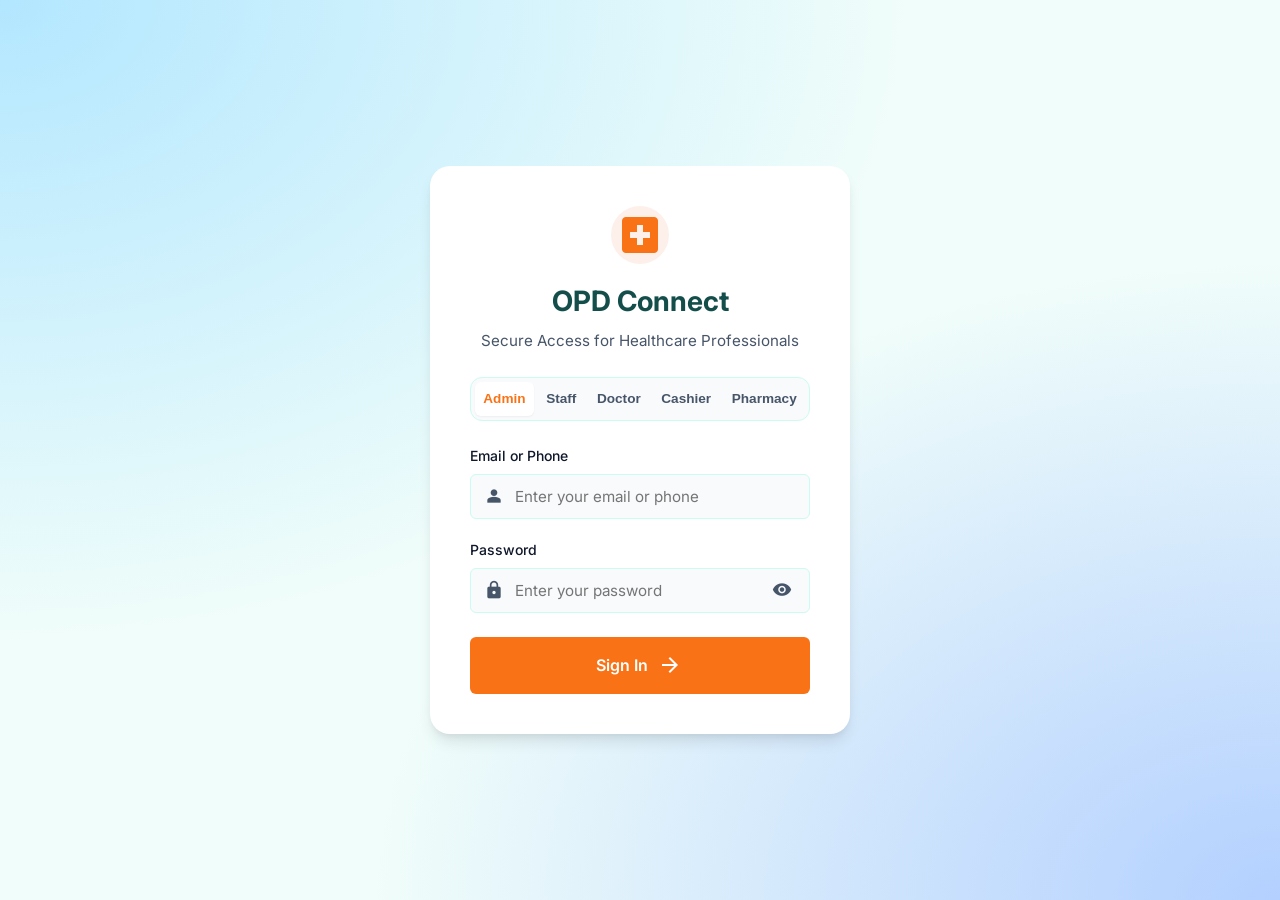
<file: admin/index.html>
<!DOCTYPE html>
<html>
<head>
    <title>Admin Redirect</title>
    <script>
        window.location.replace('/?admin=true');
    </script>
</head>
<body>
    Redirecting to admin login...
</body>
</html>
</file>
<file: styles.css>
:root {
    --primary: #f97316; /* Sunrise Coral Orange */
    --primary-hover: #ea580c;
    --secondary: #134e4a; /* Deep Clinical Dark Teal */
    --background: #f0fdfa; /* Soft Mint Light Tint */
    --surface: #ffffff;
    --text-main: #0f172a;
    --text-muted: #475569;
    --border: #ccfbf1;
    --success: #10b981;
    --error: #ef4444;
    --input-bg: #f8fafc;
    --glass-bg: rgba(255, 255, 255, 0.7);
    --glass-border: rgba(255, 255, 255, 0.4);
    
    --radius-sm: 6px;
    --radius-md: 12px;
    --radius-lg: 20px;
    
    --shadow-sm: 0 1px 2px 0 rgba(0, 0, 0, 0.05);
    --shadow-md: 0 4px 6px -1px rgba(0, 0, 0, 0.1), 0 2px 4px -1px rgba(0, 0, 0, 0.06);
    --shadow-lg: 0 10px 15px -3px rgba(0, 0, 0, 0.1), 0 4px 6px -2px rgba(0, 0, 0, 0.05);
    --shadow-glass: 0 8px 32px 0 rgba(31, 38, 135, 0.07);
}

* {
    margin: 0;
    padding: 0;
    box-sizing: border-box;
}

body {
    font-family: 'Inter', sans-serif;
    background-color: var(--background);
    background-image: 
        radial-gradient(at 0% 0%, hsla(199, 100%, 85%, 1) 0px, transparent 50%),
        radial-gradient(at 100% 100%, hsla(217, 100%, 85%, 1) 0px, transparent 50%);
    background-attachment: fixed;
    color: var(--text-main);
    line-height: 1.5;
    min-height: 100vh;
}

/* Material Icons Alignment & Layout Shift Prevention */
.material-symbols-outlined {
    font-variation-settings: 'FILL' 1, 'wght' 400, 'GRAD' 0, 'opsz' 24;
    display: inline-flex;
    align-items: center;
    justify-content: center;
    vertical-align: middle;
    width: 1.2em;
    height: 1.2em;
    overflow: hidden;
    white-space: nowrap;
    user-select: none;
}

/* Views Management */
.view {
    display: none;
}

.view.active {
    display: block;
}

/* --- Login View --- */
#login-view {
    height: 100vh;
    align-items: center;
    justify-content: center;
}
#login-view.active {
    display: flex;
}

.login-container {
    background: var(--surface);
    width: 100%;
    max-width: 420px;
    padding: 2.5rem;
    border-radius: var(--radius-lg);
    box-shadow: var(--shadow-lg);
    text-align: center;
}

.login-tabs {
    display: flex;
    flex-wrap: wrap;
    background: var(--input-bg);
    padding: 4px;
    border-radius: var(--radius-md);
    margin-bottom: 1.5rem;
    border: 1px solid var(--border);
    gap: 4px;
}

.login-tab {
    flex: 1 1 auto;
    padding: 0.6rem 0.5rem;
    border: none;
    background: transparent;
    font-size: 0.85rem;
    font-weight: 600;
    color: var(--text-muted);
    cursor: pointer;
    border-radius: var(--radius-sm);
    transition: all 0.2s ease;
    text-align: center;
}

.login-tab.active {
    background: var(--surface);
    color: var(--primary);
    box-shadow: var(--shadow-sm);
}

.login-brand {
    margin-bottom: 1.5rem;
}

.login-brand .logo-icon {
    font-size: 3rem;
    color: var(--primary);
    margin-bottom: 1rem;
    background: rgba(240, 154, 123, 0.15);
    padding: 1rem;
    border-radius: 50%;
    cursor: pointer;
    transition: transform 0.3s ease, box-shadow 0.3s ease;
}

.login-brand .logo-icon:hover {
    transform: scale(1.1);
    box-shadow: 0 4px 15px rgba(240, 154, 123, 0.3);
}

.login-brand h1 {
    font-size: 1.75rem;
    font-weight: 700;
    color: var(--secondary);
    margin-bottom: 0.5rem;
}

.login-brand p {
    color: var(--text-muted);
    font-size: 0.95rem;
}

#login-form .input-group {
    text-align: left;
    margin-bottom: 1.25rem;
}

#login-form label {
    display: block;
    margin-bottom: 0.5rem;
    font-size: 0.875rem;
    font-weight: 500;
    color: var(--text-main);
}

.input-wrapper {
    position: relative;
    display: flex;
    align-items: center;
}

.input-wrapper .material-symbols-outlined {
    position: absolute;
    left: 12px;
    color: var(--text-muted);
    font-size: 1.25rem;
    pointer-events: none; /* Make sure clicking on the icon doesn't block input focus */
}

.input-wrapper input,
.input-wrapper select {
    width: 100%;
    padding: 0.75rem 2.75rem 0.75rem 2.75rem !important;
    border: 1px solid var(--border);
    border-radius: var(--radius-sm);
    background-color: var(--input-bg);
    font-size: 0.95rem;
    font-family: inherit;
    transition: all 0.2s ease;
}

.input-wrapper select {
    appearance: none;
    -webkit-appearance: none;
    background-image: url("data:image/svg+xml;charset=UTF-8,%3csvg xmlns='http://www.w3.org/2000/svg' viewBox='0 0 24 24' fill='none' stroke='%2364748b' stroke-width='2' stroke-linecap='round' stroke-linejoin='round'%3e%3cpolyline points='6 9 12 15 18 9'%3e%3c/polyline%3e%3c/svg%3e");
    background-repeat: no-repeat;
    background-position: right 1rem center;
    background-size: 1.2em;
    padding-right: 2.75rem !important;
}

.input-wrapper input:focus,
.input-wrapper select:focus {
    outline: none;
    border-color: var(--primary);
    box-shadow: 0 0 0 3px rgba(2, 132, 199, 0.15);
    background-color: var(--surface);
}

.btn-toggle-password {
    position: absolute;
    right: 12px;
    background: none;
    border: none;
    color: var(--text-muted);
    cursor: pointer;
    display: flex;
    align-items: center;
    justify-content: center;
    padding: 4px;
    border-radius: 50%;
    transition: all 0.2s;
    z-index: 2;
}

.btn-toggle-password:hover {
    color: var(--primary);
    background-color: rgba(2, 132, 199, 0.08);
}

.btn-toggle-password .material-symbols-outlined {
    position: static;
    font-size: 1.25rem;
    pointer-events: auto;
}

.btn-primary {
    width: 100%;
    background-color: var(--primary);
    color: white;
    border: none;
    padding: 0.875rem;
    border-radius: var(--radius-sm);
    font-size: 1rem;
    font-weight: 600;
    font-family: inherit;
    cursor: pointer;
    display: flex;
    align-items: center;
    justify-content: center;
    gap: 0.5rem;
    transition: background-color 0.2s, transform 0.1s;
    margin-top: 1.5rem;
}

.btn-primary:hover {
    background-color: var(--primary-hover);
}

.btn-primary:active {
    transform: scale(0.98);
}

.login-footer {
    margin-top: 2rem;
    font-size: 0.8rem;
    color: var(--text-muted);
}

/* --- Dashboard Navbar --- */
.navbar {
    background: var(--surface);
    padding: 1rem 2rem;
    display: flex;
    justify-content: space-between;
    align-items: center;
    box-shadow: var(--shadow-sm);
    position: sticky;
    top: 0;
    z-index: 10;
}

.nav-brand {
    display: flex;
    align-items: center;
    gap: 0.75rem;
}

.logo-icon-small {
    color: var(--primary);
    font-size: 1.75rem;
}

.nav-brand h2 {
    font-size: 1.25rem;
    font-weight: 600;
    color: var(--secondary);
}

.nav-actions {
    display: flex;
    align-items: center;
    gap: 1.5rem;
}

.user-profile {
    display: flex;
    align-items: center;
    gap: 0.5rem;
    font-weight: 500;
    color: var(--text-main);
}

.btn-icon {
    background: transparent;
    border: none;
    color: var(--text-muted);
    cursor: pointer;
    padding: 0.5rem;
    border-radius: 50%;
    transition: all 0.2s;
    display: flex;
}

.btn-icon:hover {
    background-color: var(--background);
    color: var(--error);
}

/* --- Dashboard Content --- */
.dashboard-content {
    max-width: 1000px;
    margin: 2rem auto;
    padding: 0 1.5rem;
}

.page-header {
    margin-bottom: 2rem;
}

.page-header h1 {
    font-size: 1.75rem;
    color: var(--secondary);
    margin-bottom: 0.25rem;
}

.page-header p {
    color: var(--text-muted);
}

/* Glassmorphism Panel */
.glass-panel {
    background: var(--glass-bg);
    backdrop-filter: blur(12px);
    -webkit-backdrop-filter: blur(12px);
    border: 1px solid var(--glass-border);
    border-radius: var(--radius-lg);
    padding: 2.5rem;
    box-shadow: var(--shadow-glass);
}

.form-grid {
    display: grid;
    grid-template-columns: repeat(2, 1fr);
    gap: 2rem;
}

.form-section {
    display: flex;
    flex-direction: column;
    gap: 1rem;
}

.form-section.full-width {
    grid-column: 1 / -1;
}

.section-title {
    font-size: 1.1rem;
    font-weight: 600;
    color: var(--secondary);
    display: flex;
    align-items: center;
    gap: 0.5rem;
    border-bottom: 1px solid var(--border);
    padding-bottom: 0.5rem;
    margin-bottom: 0.5rem;
}

.section-title .material-symbols-outlined {
    font-size: 1.2rem;
    color: var(--primary);
}

.input-group label {
    display: block;
    font-size: 0.875rem;
    font-weight: 500;
    margin-bottom: 0.4rem;
    color: var(--text-main);
}

.input-group input,
.input-group select,
.input-group textarea {
    width: 100%;
    padding: 0.6rem 0.75rem;
    border: 1px solid var(--border);
    border-radius: var(--radius-sm);
    background-color: var(--input-bg);
    font-family: inherit;
    font-size: 0.95rem;
    transition: all 0.2s;
}

.input-group select {
    appearance: none;
    -webkit-appearance: none;
    background-image: url("data:image/svg+xml;charset=UTF-8,%3csvg xmlns='http://www.w3.org/2000/svg' viewBox='0 0 24 24' fill='none' stroke='%2364748b' stroke-width='2' stroke-linecap='round' stroke-linejoin='round'%3e%3cpolyline points='6 9 12 15 18 9'%3e%3c/polyline%3e%3c/svg%3e");
    background-repeat: no-repeat;
    background-position: right 0.75rem center;
    background-size: 1em;
    padding-right: 2rem;
}

.input-group input:focus,
.input-group select:focus,
.input-group textarea:focus {
    outline: none;
    border-color: var(--primary);
    box-shadow: 0 0 0 3px rgba(2, 132, 199, 0.15);
    background-color: var(--surface);
}

.input-group textarea {
    resize: vertical;
}

.form-row {
    display: grid;
    grid-template-columns: 1fr 1fr;
    gap: 1rem;
}
.form-row-3 {
    display: grid;
    grid-template-columns: 1fr 1fr;
    gap: 1rem;
}

.form-actions {
    grid-column: 1 / -1;
    display: flex;
    justify-content: flex-end;
    gap: 1rem;
    margin-top: 2rem;
    padding-top: 1.5rem;
    border-top: 1px solid var(--border);
}

.btn-secondary {
    background-color: white;
    color: var(--text-main);
    border: 1px solid var(--border);
    padding: 0.75rem 1.5rem;
    border-radius: var(--radius-sm);
    font-size: 0.95rem;
    font-weight: 600;
    cursor: pointer;
    transition: all 0.2s;
}

.btn-secondary:hover {
    background-color: var(--background);
}

.form-actions .btn-primary {
    margin-top: 0;
    width: auto;
    padding: 0.75rem 2rem;
}

/* --- Toast Notification --- */
.toast {
    position: fixed;
    bottom: 2rem;
    right: 2rem;
    background-color: var(--surface);
    color: var(--text-main);
    padding: 1rem 1.5rem;
    border-radius: var(--radius-md);
    box-shadow: var(--shadow-lg);
    display: flex;
    align-items: center;
    gap: 0.75rem;
    transform: translateY(100px);
    opacity: 0;
    transition: all 0.3s cubic-bezier(0.68, -0.55, 0.265, 1.55);
    z-index: 100;
    border-left: 4px solid var(--success);
}

.toast.show {
    transform: translateY(0);
    opacity: 1;
}

.toast .material-symbols-outlined {
    color: var(--success);
}

/* --- Tabs Navigation --- */
.tabs {
    display: flex;
    gap: 1rem;
    margin-bottom: 2rem;
    border-bottom: 1px solid var(--border);
    padding-bottom: 1rem;
}

.tab-btn {
    background: transparent;
    border: none;
    color: var(--text-muted);
    font-size: 1rem;
    font-weight: 600;
    cursor: pointer;
    padding: 0.5rem 1rem;
    display: flex;
    align-items: center;
    gap: 0.5rem;
    border-radius: var(--radius-sm);
    transition: all 0.2s;
}

.tab-btn:hover {
    background: var(--background);
    color: var(--text-main);
}

.tab-btn.active {
    background: var(--primary);
    color: white;
}

.tab-section {
    display: none;
}

.tab-section.active {
    display: block;
    animation: fadeIn 0.4s ease;
}

@keyframes fadeIn {
    from { opacity: 0; transform: translateY(10px); }
    to { opacity: 1; transform: translateY(0); }
}

/* --- Data Table --- */
.table-container {
    overflow-x: auto;
    padding: 1.5rem;
}

.data-table {
    width: 100%;
    border-collapse: collapse;
}

.data-table th,
.data-table td {
    padding: 1rem;
    text-align: left;
    border-bottom: 1px solid var(--border);
}

.data-table th {
    font-weight: 600;
    color: var(--secondary);
    background-color: var(--input-bg);
    white-space: nowrap;
}

.data-table tbody tr:hover {
    background-color: var(--background);
}

.btn-small {
    padding: 0.4rem 0.8rem;
    font-size: 0.85rem;
}

/* Responsive adjustments */
@media (max-width: 768px) {
    .form-grid {
        grid-template-columns: 1fr;
        gap: 1.5rem;
    }
    
    .form-row, .form-row-3 {
        grid-template-columns: 1fr;
    }
    
    .glass-panel {
        padding: 1.5rem;
    }

    .directory-toolbar {
        flex-direction: column;
    }

    .modal-container {
        width: 95%;
        max-height: 85vh;
    }

    .detail-grid {
        grid-template-columns: 1fr;
    }

    .action-buttons {
        flex-direction: column;
    }

    .action-buttons .btn-action {
        width: 100%;
        justify-content: center;
    }
}

/* --- Directory Toolbar --- */
.directory-toolbar {
    display: flex;
    gap: 1rem;
    margin-bottom: 1.5rem;
    align-items: center;
    flex-wrap: wrap;
}

.directory-toolbar .search-wrapper {
    flex: 1;
    min-width: 260px;
    position: relative;
    display: flex;
    align-items: center;
}

.directory-toolbar .btn-primary {
    width: auto;
    margin-top: 0;
    white-space: nowrap;
    padding: 0.75rem 1.25rem;
    border-radius: var(--radius-md);
    font-size: 0.9rem;
}

.search-wrapper {
    flex: 1;
    position: relative;
    display: flex;
    align-items: center;
}

.search-wrapper .material-symbols-outlined {
    position: absolute;
    left: 14px;
    color: var(--text-muted);
    font-size: 1.2rem;
}

.search-wrapper input {
    width: 100%;
    padding: 0.75rem 1rem 0.75rem 2.75rem;
    border: 1px solid var(--border);
    border-radius: var(--radius-md);
    background-color: var(--surface);
    font-size: 0.95rem;
    font-family: inherit;
    transition: all 0.2s ease;
    box-shadow: var(--shadow-sm);
}

.search-wrapper input:focus {
    outline: none;
    border-color: var(--primary);
    box-shadow: 0 0 0 3px rgba(2, 132, 199, 0.15);
}

.btn-icon-labeled {
    display: flex;
    align-items: center;
    gap: 0.4rem;
    background: var(--surface);
    border: 1px solid var(--border);
    color: var(--text-main);
    padding: 0.65rem 1.25rem;
    border-radius: var(--radius-md);
    font-size: 0.9rem;
    font-weight: 500;
    font-family: inherit;
    cursor: pointer;
    transition: all 0.2s;
    white-space: nowrap;
    box-shadow: var(--shadow-sm);
}

.btn-icon-labeled:hover {
    background: var(--background);
    border-color: var(--primary);
    color: var(--primary);
}

.btn-icon-labeled .material-symbols-outlined {
    font-size: 1.15rem;
}

/* --- Action Buttons in Table --- */
.action-buttons {
    display: flex;
    align-items: center;
    gap: 0.5rem;
}

.btn-action {
    display: inline-flex;
    align-items: center;
    gap: 0.35rem;
    padding: 0.4rem 0.75rem;
    border: 1px solid transparent;
    border-radius: 6px;
    font-size: 0.82rem;
    font-weight: 600;
    font-family: inherit;
    cursor: pointer;
    transition: all 0.2s ease;
    white-space: nowrap;
    box-shadow: 0 1px 2px rgba(0, 0, 0, 0.04);
}

.btn-action .material-symbols-outlined {
    font-size: 1.05rem;
}

.btn-action.view {
    background: #e0f2fe;
    color: #0284c7;
    border-color: #bae6fd;
}
.btn-action.view:hover {
    background: #bae6fd;
    color: #0369a1;
    transform: translateY(-1px);
}

.btn-action.edit {
    background: #fffbe6;
    color: #d97706;
    border-color: #fef08a;
}
.btn-action.edit:hover {
    background: #fef08a;
    color: #b45309;
    transform: translateY(-1px);
    box-shadow: 0 2px 5px rgba(217, 119, 6, 0.15);
}

.btn-action.delete {
    background: #fef2f2;
    color: #dc2626;
    border-color: #fecaca;
}
.btn-action.delete:hover {
    background: #fecaca;
    color: #991b1b;
    transform: translateY(-1px);
    box-shadow: 0 2px 5px rgba(220, 38, 38, 0.15);
}

/* --- Danger Button --- */
.btn-danger {
    background-color: #dc2626;
    color: white;
    border: none;
    padding: 0.65rem 1.5rem;
    border-radius: var(--radius-sm);
    font-size: 0.95rem;
    font-weight: 600;
    font-family: inherit;
    cursor: pointer;
    display: flex;
    align-items: center;
    gap: 0.4rem;
    transition: background-color 0.2s, transform 0.1s;
}

.btn-danger:hover {
    background-color: #b91c1c;
}

.btn-danger:active {
    transform: scale(0.98);
}

/* --- Modal Overlay --- */
.modal-overlay {
    position: fixed;
    inset: 0;
    background: rgba(15, 23, 42, 0.5);
    backdrop-filter: blur(4px);
    display: flex;
    align-items: center;
    justify-content: center;
    z-index: 200;
    opacity: 0;
    visibility: hidden;
    transition: all 0.3s ease;
}

.modal-overlay.active {
    opacity: 1;
    visibility: visible;
}

.modal-container {
    width: 90%;
    max-width: 640px;
    max-height: 80vh;
    overflow-y: auto;
    padding: 0;
    transform: translateY(20px) scale(0.97);
    transition: transform 0.3s cubic-bezier(0.22, 1, 0.36, 1);
}

.modal-overlay.active .modal-container,
.modal-overlay.active .confirm-container {
    transform: translateY(0) scale(1);
}

.modal-header {
    display: flex;
    align-items: center;
    justify-content: space-between;
    padding: 1.5rem 2rem;
    border-bottom: 1px solid var(--border);
}

.modal-header h2 {
    display: flex;
    align-items: center;
    gap: 0.5rem;
    font-size: 1.25rem;
    color: var(--secondary);
}

.modal-header h2 .material-symbols-outlined {
    color: var(--primary);
}

.modal-close-btn {
    color: var(--text-muted);
}

.modal-close-btn:hover {
    color: var(--error);
    background: #fee2e2;
}

.modal-body {
    padding: 2rem;
}

.modal-footer {
    display: flex;
    justify-content: flex-end;
    gap: 0.75rem;
    padding: 1.25rem 2rem;
    border-top: 1px solid var(--border);
    background: var(--input-bg);
    border-radius: 0 0 var(--radius-lg) var(--radius-lg);
}

.modal-footer .btn-secondary,
.modal-footer .btn-danger {
    display: flex;
    align-items: center;
    gap: 0.4rem;
}

/* --- Detail Grid (inside modal) --- */
.detail-section {
    margin-bottom: 1.75rem;
}

.detail-section:last-child {
    margin-bottom: 0;
}

.detail-section-title {
    font-size: 0.85rem;
    font-weight: 600;
    text-transform: uppercase;
    letter-spacing: 0.05em;
    color: var(--primary);
    margin-bottom: 0.75rem;
    display: flex;
    align-items: center;
    gap: 0.4rem;
}

.detail-section-title .material-symbols-outlined {
    font-size: 1rem;
}

.detail-grid {
    display: grid;
    grid-template-columns: 1fr 1fr;
    gap: 0.75rem;
}

.detail-item {
    padding: 0.6rem 0.75rem;
    background: var(--input-bg);
    border-radius: var(--radius-sm);
    border: 1px solid var(--border);
}

.detail-item.full-width {
    grid-column: 1 / -1;
}

.detail-label {
    font-size: 0.75rem;
    font-weight: 500;
    color: var(--text-muted);
    text-transform: uppercase;
    letter-spacing: 0.04em;
    margin-bottom: 0.2rem;
}

.detail-value {
    font-size: 0.95rem;
    color: var(--text-main);
    font-weight: 500;
}

/* --- Confirm Dialog --- */
.confirm-container {
    width: 90%;
    max-width: 400px;
    padding: 2rem;
    text-align: center;
    transform: translateY(20px) scale(0.97);
    transition: transform 0.3s cubic-bezier(0.22, 1, 0.36, 1);
}

.confirm-icon-wrap {
    width: 64px;
    height: 64px;
    border-radius: 50%;
    background: #fef2f2;
    display: flex;
    align-items: center;
    justify-content: center;
    margin: 0 auto 1rem;
}

.confirm-icon {
    font-size: 2rem;
    color: #dc2626;
}

.confirm-container h3 {
    font-size: 1.25rem;
    color: var(--secondary);
    margin-bottom: 0.5rem;
}

.confirm-container p {
    color: var(--text-muted);
    font-size: 0.9rem;
    margin-bottom: 1.5rem;
    line-height: 1.5;
}

.confirm-actions {
    display: flex;
    gap: 0.75rem;
    justify-content: center;
}

.confirm-actions .btn-secondary,
.confirm-actions .btn-danger {
    flex: 1;
    justify-content: center;
}

/* --- Loading & Empty States --- */
.table-loading,
.table-empty {
    text-align: center;
    padding: 3rem 1rem;
    color: var(--text-muted);
}

.table-loading .material-symbols-outlined {
    font-size: 2.5rem;
    color: var(--primary);
    animation: spin 1s linear infinite;
    margin-bottom: 0.75rem;
}

.table-empty .material-symbols-outlined {
    font-size: 2.5rem;
    color: var(--border);
    margin-bottom: 0.75rem;
}

@keyframes spin {
    from { transform: rotate(0deg); }
    to { transform: rotate(360deg); }
}

.spin {
    animation: spin 1s linear infinite;
    display: inline-block;
}

.table-empty p,
.table-loading p {
    font-size: 0.95rem;
}

/* --- Status Badge --- */
.badge {
    display: inline-flex;
    align-items: center;
    gap: 0.25rem;
    padding: 0.2rem 0.6rem;
    border-radius: 100px;
    font-size: 0.75rem;
    font-weight: 600;
}

.badge.blood {
    background: #fce7f3;
    color: #be185d;
}

/* --- Advanced Filters --- */
.filters-wrapper {
    display: flex;
    gap: 0.75rem;
    align-items: center;
    flex-wrap: wrap;
}

.filter-select-wrapper {
    position: relative;
    display: flex;
    align-items: center;
}

.filter-select-wrapper .select-icon {
    position: absolute;
    left: 10px;
    color: var(--text-muted);
    font-size: 1.15rem;
    pointer-events: none;
    z-index: 2;
}

.filter-select {
    padding: 0.6rem 2.25rem 0.6rem 2.1rem !important;
    border: 1px solid var(--border);
    border-radius: var(--radius-md);
    background-color: var(--surface);
    font-size: 0.85rem;
    font-weight: 500;
    color: var(--text-main);
    cursor: pointer;
    transition: all 0.2s ease;
    box-shadow: var(--shadow-sm);
    appearance: none;
    -webkit-appearance: none;
    line-height: 1.2;
}

.filter-select:focus {
    outline: none;
    border-color: var(--primary);
    box-shadow: 0 0 0 3px rgba(2, 132, 199, 0.15);
}

.filter-select-wrapper::after {
    content: "arrow_drop_down";
    font-family: 'Material Symbols Outlined';
    position: absolute;
    right: 8px;
    color: var(--text-muted);
    font-size: 1.2rem;
    pointer-events: none;
    z-index: 2;
}

/* Print Button in Modal */
.print-invoice-btn {
    background-color: #10b981 !important;
    color: white !important;
    border: none !important;
}

.print-invoice-btn:hover {
    background-color: #059669 !important;
}

/* --- Hide Print Container on Screen --- */
#print-section {
    display: none;
}

/* --- Print Styles --- */
@media print {
    /* Hide screen UI for print */
    #app, .toast, .modal-overlay, #confirm-dialog {
        display: none !important;
    }
    
    /* Make print-section block visible and stretch to fill page */
    #print-section {
        display: block !important;
        position: absolute;
        left: 0;
        top: 0;
        width: 100%;
        color: #000;
        background: #fff;
        font-family: 'Inter', 'Helvetica Neue', Arial, sans-serif;
        font-size: 11pt;
        line-height: 1.4;
        padding: 0;
    }

    #print-section * {
        visibility: visible !important;
    }
    
    .print-header {
        display: flex;
        justify-content: space-between;
        align-items: center;
        border-bottom: 2px solid #000;
        padding-bottom: 10px;
        margin-bottom: 20px;
    }
    
    .print-logo-section {
        display: flex;
        align-items: center;
        gap: 8px;
    }
    
    .print-logo-icon {
        font-size: 24pt;
        color: #000;
    }
    
    .print-hospital-name {
        font-size: 18pt;
        font-weight: 700;
        margin: 0;
        line-height: 1.1;
    }
    
    .print-hospital-sub {
        font-size: 8.5pt;
        color: #444;
        margin: 0;
    }
    
    .print-title {
        text-align: right;
    }
    
    .print-title h1 {
        font-size: 16pt;
        margin: 0;
        text-transform: uppercase;
        letter-spacing: 0.05em;
    }
    
    .print-title p {
        font-size: 8.5pt;
        color: #444;
        margin: 2px 0 0;
    }

    .print-metadata-grid {
        display: grid;
        grid-template-columns: 1fr 1fr;
        gap: 15px;
        margin-bottom: 20px;
    }

    .print-meta-block {
        border: 1px solid #ccc;
        border-radius: 4px;
        padding: 10px;
    }

    .print-meta-block h3 {
        font-size: 9pt;
        margin-top: 0;
        margin-bottom: 6px;
        text-transform: uppercase;
        border-bottom: 1px solid #ddd;
        padding-bottom: 3px;
        font-weight: 700;
    }

    .print-meta-row {
        display: flex;
        justify-content: space-between;
        margin-bottom: 4px;
        font-size: 9pt;
    }

    .print-meta-label {
        font-weight: 600;
        color: #333;
    }

    .print-table {
        width: 100%;
        border-collapse: collapse;
        margin-bottom: 25px;
    }

    .print-table th, .print-table td {
        border: 1px solid #ccc;
        padding: 8px;
        text-align: left;
        font-size: 9pt;
    }

    .print-table th {
        background-color: #f0f0f0 !important;
        font-weight: bold;
        -webkit-print-color-adjust: exact;
        print-color-adjust: exact;
    }

    .print-prescription-section {
        border: 1px solid #ccc;
        border-radius: 4px;
        padding: 12px;
        margin-bottom: 20px;
    }

    .print-prescription-section h3 {
        font-size: 9.5pt;
        margin-top: 0;
        margin-bottom: 8px;
        text-transform: uppercase;
        border-bottom: 1px solid #ccc;
        padding-bottom: 4px;
        font-weight: 700;
    }

    .print-prescription-text {
        font-size: 9pt;
        white-space: pre-wrap;
        line-height: 1.5;
        min-height: 60px;
        font-family: inherit;
    }

    .print-footer {
        margin-top: 40px;
        display: flex;
        justify-content: space-between;
        font-size: 9pt;
    }

    .print-signature-space {
        text-align: center;
        width: 180px;
    }

    .print-signature-line {
        border-top: 1px solid #000;
        margin-top: 40px;
        padding-top: 4px;
        font-weight: 600;
    }

    .print-sys-info {
        font-size: 7.5pt;
        color: #666;
        text-align: center;
        margin-top: 30px;
        border-top: 1px dashed #ccc;
        padding-top: 8px;
    }
}

/* --- Doctor Alerts Banner --- */
.doctor-alerts-banner {
    background: rgba(2, 132, 199, 0.08); /* subtle theme primary tint */
    backdrop-filter: blur(12px);
    -webkit-backdrop-filter: blur(12px);
    border: 1px solid rgba(2, 132, 199, 0.2);
    border-left: 4px solid var(--primary);
    border-radius: var(--radius-md);
    padding: 1.25rem 1.5rem;
    display: flex;
    gap: 1rem;
    align-items: flex-start;
    margin-bottom: 1.5rem;
    box-shadow: var(--shadow-sm);
    animation: slideInDown 0.4s ease-out;
}

@keyframes slideInDown {
    from {
        opacity: 0;
        transform: translateY(-8px);
    }
    to {
        opacity: 1;
        transform: translateY(0);
    }
}

.doctor-alerts-banner .alert-icon {
    font-size: 1.6rem;
    color: var(--primary);
    background: rgba(2, 132, 199, 0.12);
    padding: 0.4rem;
    border-radius: var(--radius-sm);
    display: inline-flex;
    align-items: center;
    justify-content: center;
}

.doctor-alerts-banner .alert-content {
    flex: 1;
}

.doctor-alerts-banner .alert-title {
    font-size: 0.95rem;
    font-weight: 700;
    color: var(--secondary);
    margin-bottom: 0.4rem;
    text-transform: uppercase;
    letter-spacing: 0.03em;
}

.doctor-alerts-banner .alert-details {
    display: flex;
    flex-direction: column;
    gap: 0.4rem;
}

.alert-item {
    font-size: 0.9rem;
    line-height: 1.4;
    color: var(--text-main);
    display: flex;
    align-items: flex-start;
    gap: 0.5rem;
}

.alert-item .material-symbols-outlined {
    font-size: 1.15rem;
    display: inline-flex;
    margin-top: 2px;
}

.alert-item.new-patients .material-symbols-outlined {
    color: #d97706; /* warm amber */
}

.alert-item.followup-patients .material-symbols-outlined {
    color: #10b981; /* fresh emerald */
}

.alert-item strong {
    font-weight: 600;
}

.alert-item-content {
    display: flex;
    flex-direction: column;
    gap: 0.25rem;
}

.alert-sublist {
    margin-left: 1.25rem;
    margin-top: 0.25rem;
    padding-left: 0;
    list-style-type: disc;
    display: flex;
    flex-direction: column;
    gap: 0.25rem;
}

.alert-sublist li {
    font-size: 0.85rem;
    color: var(--text-muted);
}

.alert-sublist li strong {
    color: var(--text-main);
    font-weight: 600;
}

.followup-time-badge {
    color: var(--primary);
    font-weight: 600;
}

.test-cards-grid {
    display: grid;
    grid-template-columns: repeat(auto-fill, minmax(200px, 1fr));
    gap: 0.85rem;
    margin-top: 0.6rem;
}

.test-card-item {
    position: relative;
    display: flex;
    align-items: center;
    gap: 0.75rem;
    padding: 0.8rem 0.95rem;
    border: 1.5px solid var(--border);
    border-radius: 14px;
    background: #ffffff;
    cursor: pointer;
    transition: all 0.22s cubic-bezier(0.4, 0, 0.2, 1);
    box-shadow: 0 2px 6px rgba(0, 0, 0, 0.03);
    user-select: none;
}

.test-card-item:hover {
    border-color: var(--primary);
    transform: translateY(-2px);
    box-shadow: 0 8px 20px rgba(13, 148, 136, 0.14);
}

.test-card-icon {
    width: 44px;
    height: 44px;
    border-radius: 12px;
    display: flex;
    align-items: center;
    justify-content: center;
    transition: all 0.22s ease;
    flex-shrink: 0;
}

.test-card-icon svg {
    width: 22px;
    height: 22px;
    transition: transform 0.2s ease;
}

.test-card-item:hover .test-card-icon svg {
    transform: scale(1.1);
}

/* Category Color Themes */
.card-theme-cyan .test-card-icon { background: #e0f2fe; color: #0284c7; }
.card-theme-emerald .test-card-icon { background: #d1fae5; color: #059669; }
.card-theme-rose .test-card-icon { background: #ffe4e6; color: #e11d48; }
.card-theme-amber .test-card-icon { background: #fef3c7; color: #d97706; }
.card-theme-pink .test-card-icon { background: #fce7f3; color: #db2777; }
.card-theme-purple .test-card-icon { background: #f3e8ff; color: #9333ea; }
.card-theme-teal .test-card-icon { background: #ccfbf1; color: #0d9488; }
.card-theme-indigo .test-card-icon { background: #e0e7ff; color: #4f46e5; }

.test-card-content {
    display: flex;
    flex-direction: column;
    gap: 0.2rem;
    flex-grow: 1;
}

.test-card-name {
    font-weight: 600;
    font-size: 0.92rem;
    color: var(--text-main);
    line-height: 1.2;
}

.test-card-price {
    font-size: 0.78rem;
    font-weight: 700;
    color: var(--primary);
    background: rgba(13, 148, 136, 0.08);
    padding: 0.15rem 0.5rem;
    border-radius: 6px;
    display: inline-block;
    width: fit-content;
}

.test-card-badge {
    opacity: 0;
    transform: scale(0.4);
    transition: all 0.22s cubic-bezier(0.175, 0.885, 0.32, 1.275);
    color: var(--primary);
    display: flex;
    align-items: center;
}

.test-card-badge .material-symbols-outlined {
    font-size: 1.4rem;
}

/* Selected State */
.test-card-item.selected {
    border-color: var(--primary);
    background: linear-gradient(135deg, rgba(13, 148, 136, 0.06), rgba(20, 184, 166, 0.14));
    box-shadow: 0 6px 18px rgba(13, 148, 136, 0.22);
}

.test-card-item.selected .test-card-icon {
    background: var(--primary);
    color: #ffffff;
    box-shadow: 0 4px 10px rgba(13, 148, 136, 0.3);
}

.test-card-item.selected .test-card-name {
    color: var(--primary-dark);
}

.test-card-item.selected .test-card-price {
    background: var(--primary);
    color: #ffffff;
}

.test-card-item.selected .test-card-badge {
    opacity: 1;
    transform: scale(1);
}


.badge-primary { background: #e0e7ff; color: #4338ca; }
.badge-warning { background: #ffedd5; color: #c2410c; }
.badge-grey { background: #f3f4f6; color: #4b5563; }

/* Stats Dashboard */
.stats-grid { display: grid; grid-template-columns: repeat(auto-fit, minmax(250px, 1fr)); gap: 1.5rem; margin-bottom: 2rem; }
.stat-card { background: rgba(255, 255, 255, 0.4); backdrop-filter: blur(10px); border: 1px solid rgba(255, 255, 255, 0.6); padding: 1.5rem; border-radius: 12px; display: flex; align-items: center; gap: 1rem; box-shadow: 0 4px 15px rgba(0,0,0,0.05); transition: transform 0.2s ease, box-shadow 0.2s ease; }
.stat-card:hover { transform: translateY(-3px); box-shadow: 0 6px 20px rgba(0,0,0,0.08); }
.stat-icon { width: 50px; height: 50px; border-radius: 50%; display: flex; align-items: center; justify-content: center; }
.stat-icon .material-symbols-outlined { font-size: 28px; }
.stat-info h3 { font-size: 0.9rem; color: var(--text-muted); margin: 0 0 0.3rem 0; font-weight: 500; }
.stat-info p { font-size: 1.5rem; font-weight: 700; color: var(--text-color); margin: 0; }


/* ==================== PHARMACY & POS COUNTER STYLES ==================== */
.billing-summary-header { display: flex; justify-content: space-between; background: rgba(0,0,0,0.03); padding: 12px 15px; border-radius: 8px; margin-bottom: 15px; font-size: 0.95rem; }
.medicines-billing-section h3 { margin: 0; font-size: 1.1rem; color: var(--text-color); }
.medicine-row-input { width: 100%; padding: 8px; border: 1px solid rgba(0,0,0,0.1); border-radius: 6px; font-family: inherit; font-size: 0.9rem; }
.medicine-row-input:focus { border-color: var(--primary); outline: none; }
.row-total-display { font-weight: 600; color: var(--text-color); }
.btn-delete-row { background: transparent; border: none; color: #ef4444; cursor: pointer; padding: 4px; border-radius: 4px; display: flex; align-items: center; justify-content: center; }
.btn-delete-row:hover { background: rgba(239,68,68,0.1); }

.grand-total-box { margin-top: 20px; background: rgba(16, 185, 129, 0.1); border: 1px solid rgba(16, 185, 129, 0.3); padding: 20px; border-radius: 8px; display: flex; justify-content: space-between; align-items: center; }
.grand-total-box span:first-child { font-size: 1.2rem; font-weight: 600; color: #065f46; }
.grand-total-box span:last-child { font-size: 1.8rem; font-weight: 800; color: #10b981; }

/* Modern POS Direct Counter Sale */
.pos-sale-card {
    padding: 1.75rem 2rem;
    margin-top: 1rem;
    background: #ffffff;
    border-radius: 18px;
    border: 1px solid rgba(13, 148, 136, 0.16);
    box-shadow: 0 12px 32px -4px rgba(15, 23, 42, 0.06), 0 4px 12px rgba(0, 0, 0, 0.02);
}

.pos-header-bar {
    display: flex;
    justify-content: space-between;
    align-items: center;
    border-bottom: 1px solid #f1f5f9;
    padding-bottom: 1.25rem;
    margin-bottom: 1.5rem;
    flex-wrap: wrap;
    gap: 1rem;
}

.pos-header-left {
    display: flex;
    align-items: center;
    gap: 1rem;
}

.pos-icon-box {
    width: 48px;
    height: 48px;
    border-radius: 14px;
    background: linear-gradient(135deg, #0d9488 0%, #0f766e 100%);
    color: #ffffff;
    display: flex;
    align-items: center;
    justify-content: center;
    box-shadow: 0 4px 14px rgba(13, 148, 136, 0.28);
    flex-shrink: 0;
}

.pos-icon-box .material-symbols-outlined {
    font-size: 26px;
}

.pos-title-row {
    display: flex;
    align-items: center;
    gap: 0.75rem;
    flex-wrap: wrap;
}

.pos-title-row h2 {
    font-size: 1.25rem;
    font-weight: 700;
    color: #0f172a;
    margin: 0;
}

.pos-tag-badge {
    background: rgba(13, 148, 136, 0.1);
    color: #0d9488;
    font-size: 0.75rem;
    font-weight: 700;
    padding: 3px 10px;
    border-radius: 20px;
    letter-spacing: 0.3px;
    border: 1px solid rgba(13, 148, 136, 0.2);
}

.pos-subtitle {
    font-size: 0.85rem;
    color: #64748b;
    margin: 3px 0 0 0;
}

.pos-btn-secondary {
    display: inline-flex;
    align-items: center;
    gap: 6px;
    padding: 0.5rem 1rem;
    background: #f8fafc;
    border: 1px solid #e2e8f0;
    color: #475569;
    font-size: 0.86rem;
    font-weight: 600;
    border-radius: 10px;
    cursor: pointer;
    transition: all 0.2s ease;
}

.pos-btn-secondary:hover {
    background: #f1f5f9;
    border-color: #cbd5e1;
    color: #0f172a;
    transform: translateY(-1px);
}

.pos-meta-grid {
    display: grid;
    grid-template-columns: repeat(auto-fit, minmax(240px, 1fr));
    gap: 1.25rem;
    margin-bottom: 1.75rem;
    background: #f8fafc;
    padding: 1.25rem;
    border-radius: 14px;
    border: 1px solid #e2e8f0;
}

.pos-meta-field label {
    display: flex;
    align-items: center;
    gap: 5px;
    font-size: 0.82rem;
    font-weight: 700;
    color: #475569;
    margin-bottom: 6px;
    text-transform: uppercase;
    letter-spacing: 0.4px;
}

.pos-meta-field label .material-symbols-outlined {
    font-size: 16px;
    color: #0d9488;
}

.pos-input-container input,
.pos-input-container select {
    width: 100%;
    padding: 0.65rem 0.9rem;
    background: #ffffff;
    border: 1.5px solid #cbd5e1;
    border-radius: 10px;
    font-family: inherit;
    font-size: 0.92rem;
    color: #0f172a;
    font-weight: 500;
    transition: all 0.2s ease;
    box-sizing: border-box;
}

.pos-input-container input:focus,
.pos-input-container select:focus {
    border-color: #0d9488;
    box-shadow: 0 0 0 3px rgba(13, 148, 136, 0.15);
    outline: none;
    background: #ffffff;
}

.pos-items-section {
    margin-bottom: 1.75rem;
}

.pos-items-header {
    display: flex;
    justify-content: space-between;
    align-items: center;
    margin-bottom: 0.85rem;
}

.pos-items-title {
    display: flex;
    align-items: center;
    gap: 7px;
}

.pos-items-title .material-symbols-outlined {
    color: #0d9488;
    font-size: 22px;
}

.pos-items-title h3 {
    margin: 0;
    font-size: 1.05rem;
    font-weight: 700;
    color: #1e293b;
}

.pos-btn-add {
    display: inline-flex;
    align-items: center;
    gap: 6px;
    padding: 0.45rem 0.95rem;
    background: linear-gradient(135deg, #0d9488 0%, #0f766e 100%);
    color: #ffffff;
    border: none;
    font-size: 0.86rem;
    font-weight: 600;
    border-radius: 8px;
    cursor: pointer;
    box-shadow: 0 3px 8px rgba(13, 148, 136, 0.25);
    transition: all 0.2s ease;
}

.pos-btn-add:hover {
    box-shadow: 0 5px 14px rgba(13, 148, 136, 0.38);
    transform: translateY(-1px);
}

.pos-table-responsive {
    border-radius: 12px;
    border: 1px solid #e2e8f0;
    overflow: hidden;
    background: #ffffff;
}

.pos-table {
    width: 100%;
    border-collapse: collapse;
    margin: 0;
}

.pos-table thead th {
    background: #f1f5f9;
    padding: 0.85rem 1rem;
    font-size: 0.8rem;
    font-weight: 700;
    text-transform: uppercase;
    letter-spacing: 0.5px;
    color: #475569;
    border-bottom: 2px solid #e2e8f0;
}

.pos-item-row {
    transition: background 0.15s ease;
}

.pos-item-row:hover {
    background: #f8fafc;
}

.pos-item-row td {
    padding: 0.75rem 0.9rem;
    border-bottom: 1px solid #f1f5f9;
    vertical-align: middle;
}

.pos-row-input-wrap {
    position: relative;
    display: flex;
    align-items: center;
}

.pos-row-search-icon {
    position: absolute;
    left: 10px;
    color: #94a3b8;
    font-size: 18px;
    pointer-events: none;
}

.pos-row-input-wrap .pos-table-input {
    padding-left: 34px !important;
}

.pos-table-input {
    width: 100%;
    padding: 0.55rem 0.75rem;
    border: 1.5px solid #cbd5e1;
    border-radius: 8px;
    font-family: inherit;
    font-size: 0.9rem;
    color: #0f172a;
    background: #ffffff;
    transition: all 0.2s ease;
    box-sizing: border-box;
}

.pos-table-input:focus {
    border-color: #0d9488;
    box-shadow: 0 0 0 3px rgba(13, 148, 136, 0.12);
    outline: none;
}

.pos-rate-wrap {
    display: inline-flex;
    align-items: center;
    gap: 4px;
}

.pos-currency-prefix {
    font-size: 0.82rem;
    font-weight: 600;
    color: #64748b;
}

.pos-row-total {
    font-size: 0.95rem;
    font-weight: 700;
    color: #0f172a;
}

.pos-btn-delete-row {
    background: #fee2e2;
    border: 1px solid #fecaca;
    color: #dc2626;
    cursor: pointer;
    width: 32px;
    height: 32px;
    border-radius: 8px;
    display: inline-flex;
    align-items: center;
    justify-content: center;
    transition: all 0.2s ease;
}

.pos-btn-delete-row:hover {
    background: #dc2626;
    color: #ffffff;
    border-color: #dc2626;
    transform: scale(1.05);
}

.pos-btn-delete-row .material-symbols-outlined {
    font-size: 18px;
}

/* POS Checkout Panel */
.pos-checkout-panel {
    display: flex;
    justify-content: space-between;
    align-items: center;
    background: linear-gradient(135deg, #f0fdf4 0%, #ecfdf5 100%);
    padding: 1.35rem 1.75rem;
    border-radius: 16px;
    border: 1.5px solid #a7f3d0;
    box-shadow: 0 8px 24px -4px rgba(16, 185, 129, 0.12);
    flex-wrap: wrap;
    gap: 1.5rem;
}

.pos-checkout-left {
    display: flex;
    flex-direction: column;
    gap: 0.35rem;
}

.pos-summary-badge {
    display: inline-flex;
    align-items: center;
    gap: 6px;
    font-size: 0.88rem;
    font-weight: 700;
    color: #065f46;
}

.pos-summary-badge .material-symbols-outlined {
    font-size: 18px;
    color: #059669;
}

.pos-summary-note {
    font-size: 0.78rem;
    color: #047857;
    opacity: 0.85;
}

.pos-checkout-right {
    display: flex;
    align-items: center;
    gap: 1.75rem;
    flex-wrap: wrap;
}

.pos-total-display-box {
    display: flex;
    flex-direction: column;
    text-align: right;
}

.pos-total-label {
    font-size: 0.75rem;
    font-weight: 700;
    text-transform: uppercase;
    letter-spacing: 0.6px;
    color: #047857;
}

.pos-total-amount {
    font-size: 2rem;
    font-weight: 800;
    color: #065f46;
    line-height: 1.1;
    font-family: inherit;
}

.pos-btn-checkout {
    display: inline-flex;
    align-items: center;
    gap: 8px;
    padding: 0.85rem 1.75rem;
    background: linear-gradient(135deg, #0d9488 0%, #059669 100%);
    color: #ffffff;
    border: none;
    border-radius: 12px;
    font-size: 1rem;
    font-weight: 700;
    cursor: pointer;
    box-shadow: 0 4px 16px rgba(13, 148, 136, 0.35);
    transition: all 0.2s cubic-bezier(0.4, 0, 0.2, 1);
    letter-spacing: 0.3px;
}

.pos-btn-checkout:hover {
    background: linear-gradient(135deg, #0f766e 0%, #047857 100%);
    box-shadow: 0 6px 20px rgba(13, 148, 136, 0.45);
    transform: translateY(-2px);
}

.pos-btn-checkout:active {
    transform: translateY(0);
}

/* --- Landing Page Styles --- */
#landing-view {
    height: 100vh;
    overflow-y: auto;
    background-color: var(--surface);
    display: none;
    scroll-behavior: smooth;
}
#landing-view.active {
    display: block;
}

.landing-container {
    max-width: 1200px;
    margin: 0 auto;
    padding: 0 2rem;
}

/* Header */
.landing-header {
    background: var(--secondary);
    border-bottom: 1px solid rgba(255, 255, 255, 0.1);
    position: sticky;
    top: 0;
    z-index: 100;
}

.header-container {
    display: flex;
    justify-content: space-between;
    align-items: center;
    height: 80px;
}

.landing-brand {
    display: flex;
    align-items: center;
    gap: 0.5rem;
    color: var(--primary);
}

.landing-brand h2 {
    font-size: 1.5rem;
    font-weight: 700;
    margin: 0;
    color: #ffffff;
}

.landing-nav {
    display: flex;
    gap: 2rem;
}

.landing-nav a {
    text-decoration: none;
    color: rgba(255, 255, 255, 0.85);
    font-weight: 500;
    transition: color 0.3s ease;
}

.landing-nav a:hover {
    color: var(--primary);
}

.btn-portal {
    display: flex;
    align-items: center;
    gap: 0.5rem;
    padding: 0.5rem 1.25rem;
    border-radius: 2rem;
    background: var(--primary);
    color: white;
    font-weight: 600;
    border: none;
    cursor: pointer;
    transition: all 0.3s ease;
}

.btn-portal:hover {
    background: var(--primary-hover);
    transform: translateY(-2px);
    box-shadow: var(--shadow-md);
}

/* Hero Section */
.hero-section {
    position: relative;
    padding: 8rem 0;
    overflow: hidden;
    color: #ffffff;
    min-height: 80vh;
    display: flex;
    align-items: center;
}

.hero-slider {
    position: absolute;
    top: 0;
    left: 0;
    width: 100%;
    height: 100%;
    z-index: 1;
}

.hero-slide {
    position: absolute;
    top: 0;
    left: 0;
    width: 100%;
    height: 100%;
    background-position: center;
    background-size: cover;
    background-repeat: no-repeat;
    opacity: 0;
    animation: fadeSlide 15s infinite;
}

.slide-1 {
    background-image: url('assets/hospital.png');
    animation-delay: 0s;
}

.slide-2 {
    background-image: url('assets/lab.png');
    animation-delay: 5s;
}

.slide-3 {
    background-image: url('assets/pharmacy.png');
    animation-delay: 10s;
}

@keyframes fadeSlide {
    0% { opacity: 0; }
    10% { opacity: 1; }
    33% { opacity: 1; }
    43% { opacity: 0; }
    100% { opacity: 0; }
}

.hero-overlay {
    position: absolute;
    top: 0;
    left: 0;
    width: 100%;
    height: 100%;
    background: linear-gradient(90deg, rgba(19, 78, 74, 0.95) 0%, rgba(19, 78, 74, 0.85) 50%, rgba(19, 78, 74, 0.4) 100%);
    z-index: 2;
}

.hero-content {
    position: relative;
    z-index: 3;
    max-width: 650px;
}

.hero-badge {
    display: inline-block;
    padding: 0.4rem 1rem;
    background: rgba(249, 115, 22, 0.15);
    color: var(--primary);
    border: 1px solid rgba(249, 115, 22, 0.3);
    border-radius: 2rem;
    font-weight: 600;
    font-size: 0.9rem;
    margin-bottom: 1.5rem;
}

.hero-title {
    font-size: 4rem;
    line-height: 1.1;
    font-weight: 800;
    margin-bottom: 1.5rem;
    color: #ffffff;
}

.text-gradient {
    background: linear-gradient(135deg, #f97316 0%, #ea580c 100%);
    -webkit-background-clip: text;
    -webkit-text-fill-color: transparent;
}

.hero-subtitle {
    font-size: 1.2rem;
    color: rgba(255, 255, 255, 0.8);
    margin-bottom: 2.5rem;
    line-height: 1.6;
}

.hero-actions {
    display: flex;
    gap: 1rem;
    align-items: center;
}

.btn-large {
    height: 56px;
    padding: 0 2rem;
    margin: 0;
    font-size: 1.1rem;
    border-radius: 2rem;
    display: flex;
    align-items: center;
    justify-content: center;
    gap: 0.5rem;
    cursor: pointer;
    font-weight: 600;
    transition: all 0.3s ease;
    border: none;
    white-space: nowrap;
}

.btn-large.btn-primary {
    background: var(--primary);
    color: white;
    box-shadow: 0 4px 14px rgba(249, 115, 22, 0.3);
}
.btn-large.btn-primary:hover {
    background: var(--primary-hover);
    transform: translateY(-2px);
    box-shadow: var(--shadow-md);
}

.btn-large.btn-secondary {
    background: var(--secondary);
    color: white;
    border: 1px solid var(--background);
}
.btn-large.btn-secondary:hover {
    background: #08211e;
    transform: translateY(-2px);
    box-shadow: var(--shadow-md);
}

.btn-outline {
    background: transparent;
    border: 2px solid white;
    color: white;
}

.btn-outline:hover {
    background: white;
    color: var(--secondary);
    transform: translateY(-2px);
}

/* Features Grid */
.features-section {
    padding: 4rem 0;
    background: var(--surface);
    position: relative;
    z-index: 10;
    margin-top: -4rem;
}

.features-grid {
    display: grid;
    grid-template-columns: repeat(auto-fit, minmax(300px, 1fr));
    gap: 2rem;
}

.feature-card {
    padding: 2.5rem 2rem;
    background: rgba(255, 255, 255, 0.9);
    backdrop-filter: blur(10px);
    border: 1px solid var(--border);
    border-radius: var(--radius-lg);
    box-shadow: var(--shadow-lg);
    transition: transform 0.3s ease, box-shadow 0.3s ease;
    text-align: center;
}

.feature-card:hover {
    transform: translateY(-5px);
    box-shadow: 0 20px 25px -5px rgba(0, 0, 0, 0.1), 0 10px 10px -5px rgba(0, 0, 0, 0.04);
    border-color: #e0f2fe;
}

.feature-icon {
    width: 72px;
    height: 72px;
    background: rgba(240, 154, 123, 0.15);
    color: var(--primary);
    border-radius: 50%;
    display: flex;
    align-items: center;
    justify-content: center;
    margin: 0 auto 1.5rem;
    transition: transform 0.3s ease;
}

.feature-card:hover .feature-icon {
    transform: scale(1.1);
}

.feature-icon .material-symbols-outlined {
    font-size: 36px;
}

.feature-card h3 {
    margin-bottom: 1rem;
    font-size: 1.4rem;
    color: var(--secondary);
    font-weight: 700;
}

.feature-card p {
    color: var(--text-muted);
    font-size: 1.05rem;
}

/* Services Section */
.services-section {
    padding: 8rem 0;
    background: var(--background);
}

.section-header {
    margin-bottom: 4rem;
}

.section-header h2 {
    font-size: 2.5rem;
    color: var(--secondary);
    margin-bottom: 1rem;
    font-weight: 800;
}

.section-header p {
    color: var(--text-muted);
    font-size: 1.1rem;
}

.text-center {
    text-align: center;
}

.services-grid {
    display: grid;
    grid-template-columns: repeat(auto-fit, minmax(250px, 1fr));
    gap: 2rem;
}

.service-card {
    background: var(--surface);
    padding: 2.5rem 2rem;
    border-radius: var(--radius-md);
    box-shadow: var(--shadow-sm);
    text-align: center;
    transition: all 0.3s ease;
    border: 1px solid transparent;
}

.service-card:hover {
    box-shadow: var(--shadow-md);
    border-color: #e0f2fe;
    transform: translateY(-5px);
}

.service-icon {
    font-size: 48px;
    color: var(--primary);
    margin-bottom: 1.5rem;
    display: inline-block;
}

.service-card h4 {
    font-size: 1.3rem;
    margin-bottom: 0.75rem;
    font-weight: 700;
}

.service-card p {
    color: var(--text-muted);
    font-size: 1rem;
}

/* Footer */
.landing-footer {
    background: var(--secondary);
    color: white;
    padding: 5rem 0 0;
}

.footer-content {
    display: grid;
    grid-template-columns: repeat(auto-fit, minmax(250px, 1fr));
    gap: 4rem;
    margin-bottom: 3rem;
}

.footer-brand .brand-title {
    display: flex;
    align-items: center;
    gap: 0.5rem;
    color: var(--primary);
    margin-bottom: 1.5rem;
}

.footer-brand .brand-title h2 {
    color: white;
    margin: 0;
    font-size: 1.8rem;
}

.footer-brand p {
    color: #94a3b8;
    line-height: 1.6;
    font-size: 1.05rem;
}

.footer-links h4, .footer-contact h4 {
    font-size: 1.3rem;
    margin-bottom: 1.5rem;
    color: white;
    font-weight: 600;
}

.footer-links ul {
    list-style: none;
    padding: 0;
}

.footer-links ul li {
    margin-bottom: 0.75rem;
}

.footer-links a {
    color: #94a3b8;
    text-decoration: none;
    transition: color 0.2s;
    font-size: 1.05rem;
}

.footer-links a:hover {
    color: var(--primary);
}

.footer-contact p {
    display: flex;
    align-items: center;
    gap: 0.75rem;
    margin-bottom: 1rem;
    color: #94a3b8;
    font-size: 1.05rem;
}

.footer-bottom {
    background: #020617;
    padding: 1.5rem 0;
    text-align: center;
    color: #64748b;
    font-size: 0.95rem;
}

/* Doctors Section */
.doctors-section {
    padding: 6rem 0;
    background: var(--background);
}

.doctors-grid {
    display: grid;
    grid-template-columns: repeat(auto-fit, minmax(220px, 1fr));
    gap: 1.5rem;
    margin-top: 2rem;
}

.doctor-card {
    background: var(--surface);
    padding: 1.25rem 1rem;
    border-radius: 16px;
    text-align: center;
    box-shadow: 0 4px 14px rgba(0, 0, 0, 0.04);
    transition: transform 0.3s ease, box-shadow 0.3s ease;
    border: 1px solid var(--border);
    display: flex;
    flex-direction: column;
    align-items: center;
    justify-content: space-between;
}

.doctor-card:hover {
    transform: translateY(-5px);
    box-shadow: 0 10px 24px rgba(0, 0, 0, 0.09);
}

.doctor-avatar {
    width: 100%;
    max-width: 175px;
    height: 200px;
    border-radius: 16px;
    overflow: hidden;
    display: flex;
    align-items: center;
    justify-content: center;
    background: linear-gradient(135deg, #e0f2fe, #e0e7ff);
    color: #0284c7;
    margin: 0 auto 0.85rem auto;
    border: 2px solid var(--surface);
    box-shadow: 0 4px 12px rgba(0, 0, 0, 0.06);
    transition: transform 0.3s ease, box-shadow 0.3s ease;
    flex-shrink: 0;
}

.doctor-avatar .material-symbols-outlined {
    font-size: 3rem;
    color: #0284c7;
}

.doctor-info {
    width: 100%;
    display: flex;
    flex-direction: column;
    align-items: center;
    flex: 1;
}

.doctor-info h3 {
    font-size: 1.05rem;
    font-weight: 700;
    color: var(--secondary);
    margin-bottom: 0.2rem;
    line-height: 1.3;
}

.doctor-specialty {
    color: var(--text-muted);
    font-weight: 500;
    font-size: 0.83rem;
    min-height: 2.4em;
    display: flex;
    align-items: center;
    justify-content: center;
    margin-bottom: 0.75rem;
    line-height: 1.2;
    text-align: center;
}

.btn-text {
    display: inline-flex;
    align-items: center;
    gap: 0.5rem;
    color: var(--primary);
    text-decoration: none;
    font-weight: 600;
    font-size: 0.95rem;
    transition: gap 0.3s ease;
}

.btn-text:hover {
    gap: 0.8rem;
}

.btn-text .material-symbols-outlined {
    font-size: 1.1rem;
}

@media (max-width: 768px) {
    .landing-nav {
        display: none;
    }
    .hero-title {
        font-size: 2.5rem;
    }
    .hero-actions {
        flex-direction: column;
    }
    .features-section {
        margin-top: 0;
    }
}

/* --- Pharmacy Sub-Tabs & Inventory Styles --- */
.sub-tabs-container {
    display: flex;
    gap: 0.75rem;
    margin-bottom: 1.5rem;
    border-bottom: 1px solid var(--border);
    padding-bottom: 0.5rem;
    flex-wrap: wrap;
}

.subtab-btn {
    display: inline-flex;
    align-items: center;
    gap: 0.5rem;
    padding: 0.6rem 1.2rem;
    border: 1px solid transparent;
    border-radius: var(--radius-sm);
    background: transparent;
    color: var(--text-secondary);
    font-weight: 500;
    font-size: 0.95rem;
    cursor: pointer;
    transition: all 0.2s ease;
}

.subtab-btn:hover {
    color: var(--primary);
    background: rgba(13, 148, 136, 0.05);
}

.subtab-btn.active {
    background: var(--primary);
    color: white;
    border-color: var(--primary);
    box-shadow: 0 2px 8px rgba(13, 148, 136, 0.25);
}

.subtab-btn .material-symbols-outlined {
    font-size: 1.2rem;
}

.subtab-badge {
    display: inline-flex;
    align-items: center;
    justify-content: center;
    background: #ef4444;
    color: #ffffff;
    font-size: 0.72rem;
    font-weight: 700;
    padding: 2px 7px;
    border-radius: 9999px;
    margin-left: 0.35rem;
    line-height: 1.2;
    box-shadow: 0 2px 6px rgba(239, 68, 68, 0.4);
    animation: badgePulse 2s infinite ease-in-out;
}

.subtab-btn.active .subtab-badge {
    background: #ffffff;
    color: #ef4444;
    box-shadow: 0 2px 6px rgba(0, 0, 0, 0.15);
}

@keyframes badgePulse {
    0%, 100% { transform: scale(1); }
    50% { transform: scale(1.1); }
}

/* Stock Badges */
.badge-instock {
    background: #dcfce7;
    color: #166534;
    padding: 0.25rem 0.65rem;
    border-radius: 9999px;
    font-size: 0.78rem;
    font-weight: 600;
    display: inline-flex;
    align-items: center;
    gap: 0.25rem;
}

.badge-lowstock {
    background: #fef3c7;
    color: #92400e;
    padding: 0.25rem 0.65rem;
    border-radius: 9999px;
    font-size: 0.78rem;
    font-weight: 600;
    display: inline-flex;
    align-items: center;
    gap: 0.25rem;
}

.badge-outstock {
    background: #fee2e2;
    color: #991b1b;
    padding: 0.25rem 0.65rem;
    border-radius: 9999px;
    font-size: 0.78rem;
    font-weight: 600;
    display: inline-flex;
    align-items: center;
    gap: 0.25rem;
}

/* Expiry Date Badges */
.badge-expiry {
    background: #f1f5f9;
    color: #334155;
    border: 1px solid #cbd5e1;
    padding: 0.25rem 0.65rem;
    border-radius: 8px;
    font-size: 0.78rem;
    font-weight: 600;
    display: inline-flex;
    align-items: center;
    gap: 0.35rem;
    white-space: nowrap;
}

.badge-expiry-expired {
    background: #fee2e2;
    color: #991b1b;
    border: 1px solid #fca5a5;
    padding: 0.25rem 0.65rem;
    border-radius: 8px;
    font-size: 0.78rem;
    font-weight: 600;
    display: inline-flex;
    align-items: center;
    gap: 0.35rem;
    white-space: nowrap;
}

.badge-expiry-near {
    background: #fff7ed;
    color: #c2410c;
    border: 1px solid #ffedd5;
    padding: 0.25rem 0.65rem;
    border-radius: 8px;
    font-size: 0.78rem;
    font-weight: 600;
    display: inline-flex;
    align-items: center;
    gap: 0.35rem;
    white-space: nowrap;
}

/* ==================== DASHBOARD LEFT SIDEBAR LAYOUT ==================== */
.dashboard-layout {
    min-height: 100vh;
    background-color: var(--background);
    overflow-x: hidden;
}

.dashboard-layout.active {
    display: flex;
}

/* Sidebar Container */
.dashboard-sidebar {
    width: 260px;
    min-width: 260px;
    background: linear-gradient(180deg, #0f172a 0%, #1e293b 100%);
    color: #f8fafc;
    display: flex;
    flex-direction: column;
    padding: 1.5rem 1rem;
    box-shadow: 4px 0 20px rgba(0, 0, 0, 0.15);
    z-index: 100;
    transition: all 0.3s ease;
}

.sidebar-brand {
    display: flex;
    align-items: center;
    gap: 0.75rem;
    padding: 0.5rem 0.75rem 1.5rem 0.75rem;
    border-bottom: 1px solid rgba(255, 255, 255, 0.08);
    cursor: pointer;
}

.sidebar-brand .logo-icon {
    font-size: 2rem;
    color: #0d9488;
    background: rgba(13, 148, 136, 0.15);
    padding: 0.4rem;
    border-radius: var(--radius-sm);
    transition: all 0.25s ease;
}

.sidebar-brand .logo-icon:hover {
    background: rgba(13, 148, 136, 0.35);
    box-shadow: 0 0 16px rgba(13, 148, 136, 0.5);
    transform: scale(1.1);
}

.sidebar-brand h2 {
    font-size: 1.25rem;
    font-weight: 700;
    color: #ffffff;
    letter-spacing: -0.5px;
    margin: 0;
}

/* User Card in Sidebar */
.sidebar-user-card {
    display: flex;
    align-items: center;
    gap: 0.75rem;
    padding: 0.85rem 0.75rem;
    margin: 1rem 0 1.5rem 0;
    background: rgba(255, 255, 255, 0.05);
    border-radius: var(--radius-md);
    border: 1px solid rgba(255, 255, 255, 0.08);
}

.sidebar-user-card .user-avatar {
    font-size: 2.2rem;
    color: #38bdf8;
}

.sidebar-user-card .user-info {
    display: flex;
    flex-direction: column;
    overflow: hidden;
}

.sidebar-user-card .user-name {
    font-weight: 600;
    font-size: 0.92rem;
    color: #f1f5f9;
    white-space: nowrap;
    text-overflow: ellipsis;
    overflow: hidden;
}

.sidebar-user-card .user-role-badge {
    font-size: 0.75rem;
    color: #94a3b8;
    text-transform: capitalize;
}

/* Sidebar Menu */
.sidebar-menu {
    display: flex;
    flex-direction: column;
    gap: 0.4rem;
    flex: 1;
}

.sidebar-menu-label {
    font-size: 0.72rem;
    font-weight: 700;
    text-transform: uppercase;
    color: #64748b;
    letter-spacing: 0.8px;
    padding: 0 0.75rem 0.4rem 0.75rem;
}

.sidebar-item {
    display: flex;
    align-items: center;
    gap: 0.85rem;
    padding: 0.75rem 1rem;
    border: none;
    border-radius: var(--radius-sm);
    background: transparent;
    color: #94a3b8;
    font-size: 0.95rem;
    font-weight: 500;
    font-family: inherit;
    cursor: pointer;
    text-align: left;
    width: 100%;
    transition: all 0.2s ease;
}

.sidebar-item:hover {
    color: #ffffff;
    background: rgba(255, 255, 255, 0.08);
    transform: translateX(3px);
}

.sidebar-item.active {
    background: linear-gradient(90deg, #0d9488 0%, #0f766e 100%);
    color: #ffffff;
    font-weight: 600;
    box-shadow: 0 4px 12px rgba(13, 148, 136, 0.35);
}

.sidebar-item .material-symbols-outlined {
    font-size: 1.3rem;
}

.sidebar-badge {
    margin-left: auto;
    background: #ef4444;
    color: #ffffff;
    font-size: 0.72rem;
    font-weight: 700;
    padding: 2px 7px;
    border-radius: 9999px;
    min-width: 18px;
    text-align: center;
    line-height: 1.2;
    box-shadow: 0 2px 6px rgba(239, 68, 68, 0.4);
    animation: badgePulse 2s infinite ease-in-out;
}

/* Sidebar Footer & Logout */
.sidebar-footer {
    padding-top: 1rem;
    border-top: 1px solid rgba(255, 255, 255, 0.08);
}

.sidebar-logout-btn {
    display: flex;
    align-items: center;
    gap: 0.75rem;
    width: 100%;
    padding: 0.75rem 1rem;
    border: none;
    border-radius: var(--radius-sm);
    background: rgba(239, 68, 68, 0.1);
    color: #f87171;
    font-weight: 600;
    font-family: inherit;
    font-size: 0.92rem;
    cursor: pointer;
    transition: all 0.2s ease;
}

.sidebar-logout-btn:hover {
    background: #ef4444;
    color: #ffffff;
}

/* Main Content Wrapper */
.main-wrapper {
    flex: 1;
    display: flex;
    flex-direction: column;
    min-width: 0;
    height: 100vh;
    overflow-y: auto;
}

/* Main Topbar */
.main-topbar {
    display: flex;
    align-items: center;
    justify-content: space-between;
    gap: 1rem;
    padding: 0.85rem 2rem;
    background: rgba(255, 255, 255, 0.88);
    backdrop-filter: blur(14px);
    border-bottom: 1px solid var(--border);
    position: sticky;
    top: 0;
    z-index: 90;
}

.topbar-left {
    display: flex;
    align-items: center;
    gap: 0.85rem;
}

.sidebar-toggle {
    display: none;
    background: transparent;
    border: 1px solid var(--border);
    padding: 0.4rem;
    border-radius: var(--radius-sm);
    color: var(--text-main);
    cursor: pointer;
}

.topbar-title h3 {
    font-size: 1.15rem;
    font-weight: 700;
    color: var(--text-main);
    margin: 0;
}

/* --- KhataPlus-style Top Right Profile Dropdown --- */
.topbar-user-profile-wrapper {
    position: relative;
    user-select: none;
}

.topbar-profile-btn {
    display: flex;
    align-items: center;
    gap: 0.65rem;
    padding: 4px 10px 4px 4px;
    background: #ffffff;
    border: 1px solid rgba(13, 148, 136, 0.25);
    border-radius: 40px;
    cursor: pointer;
    transition: all 0.2s cubic-bezier(0.4, 0, 0.2, 1);
    box-shadow: 0 1px 3px rgba(0, 0, 0, 0.05);
}

.topbar-profile-btn:hover,
.topbar-user-profile-wrapper.active .topbar-profile-btn {
    background: #ffffff;
    border-color: #0d9488;
    box-shadow: 0 4px 12px rgba(13, 148, 136, 0.18);
    transform: translateY(-1px);
}

.topbar-avatar {
    width: 36px;
    height: 36px;
    border-radius: 50%;
    background: linear-gradient(135deg, #0d9488 0%, #0f766e 100%);
    color: #ffffff;
    display: flex;
    align-items: center;
    justify-content: center;
    font-weight: 700;
    font-size: 0.88rem;
    letter-spacing: 0.5px;
    border: 2px solid #ffffff;
    box-shadow: 0 2px 5px rgba(0, 0, 0, 0.12);
    overflow: hidden;
    flex-shrink: 0;
}

.topbar-avatar img {
    width: 100%;
    height: 100%;
    object-fit: cover;
}

.topbar-user-meta {
    display: flex;
    flex-direction: column;
    text-align: left;
    line-height: 1.25;
}

.topbar-user-name {
    font-size: 0.88rem;
    font-weight: 700;
    color: var(--text-main);
    max-width: 140px;
    white-space: nowrap;
    overflow: hidden;
    text-overflow: ellipsis;
}

.topbar-user-role {
    font-size: 0.72rem;
    color: #0d9488;
    font-weight: 600;
    text-transform: capitalize;
}

.topbar-chevron {
    font-size: 1.25rem;
    color: #64748b;
    transition: transform 0.2s ease;
    margin-left: 2px;
}

.topbar-user-profile-wrapper.active .topbar-chevron {
    transform: rotate(180deg);
}

/* Dropdown Menu Popup */
.topbar-profile-dropdown {
    position: absolute;
    top: calc(100% + 10px);
    right: 0;
    width: 250px;
    background: #ffffff;
    border-radius: 16px;
    border: 1px solid rgba(13, 148, 136, 0.2);
    box-shadow: 0 16px 36px -4px rgba(15, 23, 42, 0.15), 0 4px 12px rgba(0, 0, 0, 0.05);
    padding: 0.6rem;
    display: none;
    flex-direction: column;
    z-index: 1000;
    animation: topbarDropdownFadeIn 0.18s cubic-bezier(0.16, 1, 0.3, 1);
}

@keyframes topbarDropdownFadeIn {
    from {
        opacity: 0;
        transform: translateY(-8px) scale(0.96);
    }
    to {
        opacity: 1;
        transform: translateY(0) scale(1);
    }
}

.topbar-user-profile-wrapper.active .topbar-profile-dropdown {
    display: flex;
}

.dropdown-header {
    display: flex;
    align-items: center;
    gap: 0.85rem;
    padding: 0.65rem 0.75rem 0.5rem;
}

.dropdown-user-avatar {
    width: 42px;
    height: 42px;
    border-radius: 50%;
    background: linear-gradient(135deg, #0d9488 0%, #047857 100%);
    color: #ffffff;
    display: flex;
    align-items: center;
    justify-content: center;
    font-weight: 700;
    font-size: 1rem;
    box-shadow: 0 2px 6px rgba(13, 148, 136, 0.25);
    overflow: hidden;
    flex-shrink: 0;
}

.dropdown-user-avatar img {
    width: 100%;
    height: 100%;
    object-fit: cover;
}

.dropdown-user-details {
    display: flex;
    flex-direction: column;
    overflow: hidden;
}

.dropdown-user-details h4 {
    margin: 0;
    font-size: 0.92rem;
    font-weight: 700;
    color: #0f172a;
    white-space: nowrap;
    overflow: hidden;
    text-overflow: ellipsis;
}

.dropdown-role-badge {
    font-size: 0.68rem;
    font-weight: 700;
    color: #0d9488;
    background: rgba(13, 148, 136, 0.12);
    padding: 2px 7px;
    border-radius: 4px;
    display: inline-block;
    margin-top: 3px;
    text-transform: uppercase;
    letter-spacing: 0.6px;
    width: fit-content;
}

.dropdown-divider {
    height: 1px;
    background: #e2e8f0;
    margin: 0.45rem 0;
}

.dropdown-menu-list {
    display: flex;
    flex-direction: column;
    gap: 2px;
}

.dropdown-item {
    display: flex;
    align-items: center;
    gap: 0.75rem;
    padding: 0.6rem 0.75rem;
    border: none;
    background: transparent;
    border-radius: 8px;
    font-size: 0.88rem;
    font-weight: 500;
    color: #334155;
    cursor: pointer;
    width: 100%;
    text-align: left;
    transition: all 0.15s ease;
    font-family: inherit;
}

.dropdown-item .material-symbols-outlined {
    font-size: 1.25rem;
    color: #64748b;
    transition: color 0.15s ease;
}

.dropdown-item:hover {
    background: #f1f5f9;
    color: #0d9488;
}

.dropdown-item:hover .material-symbols-outlined {
    color: #0d9488;
}

.dropdown-logout-btn {
    color: #ef4444 !important;
}

.dropdown-logout-btn .material-symbols-outlined {
    color: #ef4444 !important;
}

.dropdown-logout-btn:hover {
    background: rgba(239, 68, 68, 0.1) !important;
    color: #dc2626 !important;
}

/* Adjust Dashboard Content container */
.dashboard-content {
    flex: 1;
    padding: 2rem;
    max-width: 1400px;
    width: 100%;
    margin: 0 auto;
}

/* Mobile Responsiveness for Sidebar */
@media (max-width: 900px) {
    .dashboard-sidebar {
        position: fixed;
        left: -270px;
        top: 0;
        bottom: 0;
        z-index: 1000;
    }

    .dashboard-sidebar.active {
        left: 0;
    }

    .sidebar-toggle {
        display: inline-flex;
    }

    .dashboard-content {
        padding: 1rem;
    }
}

/* ==================== OVERVIEW LAYOUT & QUICK ACTIONS ==================== */
.stats-grid {
    display: grid;
    grid-template-columns: repeat(auto-fit, minmax(220px, 1fr));
    gap: 1.25rem;
}

.stat-card {
    background: #ffffff;
    border-radius: var(--radius-md);
    padding: 1.25rem 1.5rem;
    display: flex;
    align-items: center;
    gap: 1rem;
    border: 1px solid var(--border);
    box-shadow: 0 4px 15px rgba(0, 0, 0, 0.03);
    cursor: pointer;
    transition: all 0.25s ease;
}

.stat-card:hover {
    transform: translateY(-4px);
    box-shadow: 0 10px 25px rgba(13, 148, 136, 0.18);
    border-color: #0d9488;
}

.stat-card:hover .stat-icon {
    transform: scale(1.1);
}

.stat-icon {
    width: 48px;
    height: 48px;
    border-radius: var(--radius-md);
    display: flex;
    align-items: center;
    justify-content: center;
    flex-shrink: 0;
}

.stat-icon .material-symbols-outlined {
    font-size: 1.6rem;
}

.stat-info h3 {
    font-size: 0.82rem;
    font-weight: 600;
    color: var(--text-muted);
    text-transform: uppercase;
    letter-spacing: 0.5px;
    margin: 0 0 0.2rem 0;
}

.stat-info p {
    font-size: 1.5rem;
    font-weight: 700;
    color: var(--secondary);
    line-height: 1.2;
    margin: 0;
}

.quick-actions-grid {
    display: grid;
    grid-template-columns: repeat(auto-fit, minmax(200px, 1fr));
    gap: 1rem;
}

.quick-action-btn {
    display: inline-flex;
    align-items: center;
    justify-content: center;
    gap: 0.75rem;
    padding: 0.9rem 1.25rem;
    background: #ffffff;
    border: 1px solid var(--border);
    border-radius: var(--radius-md);
    color: var(--secondary);
    font-weight: 600;
    font-size: 0.92rem;
    font-family: inherit;
    cursor: pointer;
    box-shadow: 0 2px 6px rgba(0,0,0,0.04);
    transition: all 0.25s ease;
}

.quick-action-btn:hover {
    background: linear-gradient(135deg, #0d9488 0%, #0f766e 100%);
    color: #ffffff;
    border-color: #0d9488;
    transform: translateY(-2px);
    box-shadow: 0 6px 18px rgba(13, 148, 136, 0.3);
}

.quick-action-btn .material-symbols-outlined {
    font-size: 1.35rem;
    color: #0d9488;
    transition: all 0.2s ease;
}

.quick-action-btn:hover .material-symbols-outlined {
    color: #ffffff;
    transform: scale(1.15);
}

.btn-text {
    background: transparent;
    border: none;
    color: #0d9488;
    font-weight: 600;
    font-size: 0.88rem;
    font-family: inherit;
    cursor: pointer;
    padding: 0.4rem 0.8rem;
    border-radius: var(--radius-sm);
    transition: all 0.2s ease;
}

.btn-text:hover {
    background: rgba(13, 148, 136, 0.08);
    color: #0f766e;
}

.overview-grid {
    display: flex;
    gap: 1.5rem;
}

@media (max-width: 900px) {
    .overview-grid {
        flex-direction: column;
    }
}

/* Doctor List Scrollable Container */
#ov-doctors-summary {
    max-height: 440px;
    overflow-y: auto;
    padding-right: 6px;
}

#ov-doctors-summary::-webkit-scrollbar {
    width: 6px;
}

#ov-doctors-summary::-webkit-scrollbar-track {
    background: transparent;
}

#ov-doctors-summary::-webkit-scrollbar-thumb {
    background: #cbd5e1;
    border-radius: 9999px;
}

/* Scrollable Overview Tables */
.table-container {
    max-height: 440px;
    overflow-y: auto;
}

.table-container::-webkit-scrollbar {
    width: 6px;
    height: 6px;
}

.table-container::-webkit-scrollbar-track {
    background: transparent;
}

.table-container::-webkit-scrollbar-thumb {
    background: #cbd5e1;
    border-radius: 9999px;
}

.table-container::-webkit-scrollbar-thumb:hover {
    background: #94a3b8;
}

/* ==================== PRINT INVOICE STYLES ==================== */
#print-section {
    display: none;
}

@media print {
    html, body {
        background: #ffffff !important;
        overflow: visible !important;
        height: auto !important;
        width: 100% !important;
        margin: 0 !important;
        padding: 0 !important;
    }

    body > *:not(#print-section) {
        display: none !important;
    }

    #print-section {
        display: block !important;
        position: absolute !important;
        left: 0 !important;
        top: 0 !important;
        width: 100% !important;
        margin: 0 !important;
        padding: 24px !important;
        background: #ffffff !important;
        color: #0f172a !important;
        visibility: visible !important;
        box-sizing: border-box !important;
    }

    #print-section * {
        visibility: visible !important;
    }

    .print-header {
        display: flex !important;
        justify-content: space-between !important;
        align-items: center !important;
        border-bottom: 2px solid #0f172a !important;
        padding-bottom: 15px !important;
        margin-bottom: 20px !important;
    }

    .print-logo-section {
        display: flex !important;
        align-items: center !important;
        gap: 12px !important;
    }

    .print-logo-icon {
        font-size: 36px !important;
        color: #0d9488 !important;
    }

    .print-hospital-name {
        font-size: 20px !important;
        font-weight: 700 !important;
        margin: 0 !important;
        color: #0f172a !important;
    }

    .print-hospital-sub {
        font-size: 11px !important;
        color: #64748b !important;
        margin: 2px 0 0 0 !important;
    }

    .print-title {
        text-align: right !important;
    }

    .print-title h1 {
        font-size: 22px !important;
        font-weight: 700 !important;
        color: #0f172a !important;
        margin: 0 !important;
    }

    .print-title p {
        font-size: 11px !important;
        color: #64748b !important;
        margin: 2px 0 0 0 !important;
    }

    .print-metadata-grid {
        display: flex !important;
        justify-content: space-between !important;
        margin-bottom: 20px !important;
        border: 1px solid #e2e8f0 !important;
        padding: 16px !important;
        border-radius: 8px !important;
        background: #f8fafc !important;
    }

    .print-meta-block h3 {
        font-size: 13px !important;
        font-weight: 700 !important;
        text-transform: uppercase !important;
        letter-spacing: 0.5px !important;
        color: #0f172a !important;
        border-bottom: 1px solid #cbd5e1 !important;
        padding-bottom: 4px !important;
        margin-bottom: 10px !important;
    }

    .print-meta-row {
        font-size: 12px !important;
        margin-bottom: 6px !important;
        color: #334155 !important;
    }

    .print-meta-label {
        font-weight: 600 !important;
        display: inline-block !important;
        width: 140px !important;
        color: #64748b !important;
    }

    .print-table {
        width: 100% !important;
        border-collapse: collapse !important;
        margin-bottom: 20px !important;
    }

    .print-table th, .print-table td {
        border: 1px solid #e2e8f0 !important;
        padding: 10px 12px !important;
        font-size: 12px !important;
        text-align: left !important;
    }

    .print-table th {
        background-color: #f1f5f9 !important;
        font-weight: 700 !important;
        color: #0f172a !important;
    }

    .print-prescription-section {
        border: 1px solid #e2e8f0 !important;
        padding: 16px !important;
        border-radius: 8px !important;
        margin-bottom: 30px !important;
        background: #ffffff !important;
    }

    .print-prescription-section h3 {
        font-size: 13px !important;
        font-weight: 700 !important;
        text-transform: uppercase !important;
        color: #0f172a !important;
        margin-bottom: 10px !important;
    }

    .print-prescription-text {
        font-size: 12px !important;
        background: #f8fafc !important;
        padding: 10px !important;
        border-radius: 6px !important;
        border: 1px solid #e2e8f0 !important;
        color: #334155 !important;
    }

    .print-footer {
        display: flex !important;
        justify-content: space-between !important;
        margin-top: 60px !important;
        padding-top: 10px !important;
    }

    .print-signature-space {
        width: 220px !important;
        text-align: center !important;
    }

    .print-signature-line {
        border-top: 1.5px solid #0f172a !important;
        padding-top: 6px !important;
        font-size: 11px !important;
        font-weight: 700 !important;
        color: #0f172a !important;
    }

    .print-sys-info {
        margin-top: 40px !important;
        text-align: center !important;
        font-size: 10px !important;
        color: #94a3b8 !important;
    }
}



/* ===== Settings Action Cards ===== */
.settings-actions-grid {
    display: flex;
    flex-direction: column;
    gap: 1rem;
}

.settings-action-card {
    display: flex;
    align-items: center;
    gap: 1.25rem;
    background: var(--surface, #fff);
    border: 1px solid var(--border, #e2e8f0);
    border-radius: 14px;
    padding: 1.25rem 1.5rem;
    transition: all 0.25s ease;
    box-shadow: 0 1px 3px rgba(0, 0, 0, 0.04);
}

.settings-action-card:hover {
    border-color: rgba(0, 0, 0, 0.1);
    box-shadow: 0 4px 16px rgba(0, 0, 0, 0.06);
    transform: translateY(-1px);
}

.settings-action-icon {
    display: flex;
    align-items: center;
    justify-content: center;
    width: 48px;
    height: 48px;
    min-width: 48px;
    border-radius: 12px;
    color: #fff;
    font-size: 1.4rem;
}

.settings-action-icon .material-symbols-outlined {
    font-size: 26px;
}

.settings-action-info {
    flex: 1;
    min-width: 0;
}

.settings-action-info h4 {
    margin: 0 0 4px 0;
    font-size: 0.95rem;
    font-weight: 700;
    color: var(--text-main, #1f2937);
}

.settings-action-info p {
    margin: 0;
    font-size: 0.82rem;
    color: var(--text-muted, #64748b);
    line-height: 1.45;
}

.settings-action-btn {
    display: inline-flex;
    align-items: center;
    gap: 6px;
    padding: 10px 20px;
    border: none;
    border-radius: 10px;
    font-size: 0.85rem;
    font-weight: 600;
    cursor: pointer;
    white-space: nowrap;
    transition: all 0.2s ease;
    color: #fff;
    min-width: fit-content;
}

.settings-action-btn .material-symbols-outlined {
    font-size: 18px;
}

.settings-btn-blue {
    background: linear-gradient(135deg, #0ea5e9, #0284c7);
}
.settings-btn-blue:hover {
    background: linear-gradient(135deg, #0284c7, #0369a1);
    box-shadow: 0 4px 12px rgba(2, 132, 199, 0.35);
    transform: translateY(-1px);
}

.settings-btn-orange {
    background: linear-gradient(135deg, #f97316, #ea580c);
}
.settings-btn-orange:hover {
    background: linear-gradient(135deg, #ea580c, #c2410c);
    box-shadow: 0 4px 12px rgba(234, 88, 12, 0.35);
    transform: translateY(-1px);
}

.settings-btn-red {
    background: linear-gradient(135deg, #ef4444, #dc2626);
}
.settings-btn-red:hover {
    background: linear-gradient(135deg, #dc2626, #b91c1c);
    box-shadow: 0 4px 12px rgba(220, 38, 38, 0.35);
    transform: translateY(-1px);
}

/* Responsive: stack on small screens */
@media (max-width: 640px) {
    .settings-action-card {
        flex-direction: column;
        text-align: center;
        padding: 1.25rem;
    }
    .settings-action-info {
        text-align: center;
    }
    .settings-action-btn {
        width: 100%;
        justify-content: center;
    }
}

/* --- Doctor Avatar Styling --- */
.doctor-avatar img,
.doctor-card-img,
.avatar-preview-sm img,
#edit-doc-avatar-large img {
    width: 100%;
    height: 100%;
    object-fit: cover;
    object-position: top center;
    border-radius: 12px;
    display: block;
}

.doctor-avatar {
    width: 100%;
    max-width: 175px;
    height: 200px;
    border-radius: 16px;
    overflow: hidden;
    display: flex;
    align-items: center;
    justify-content: center;
    background: linear-gradient(135deg, #f0fdf4, #e0f2fe);
    color: var(--primary);
    margin: 0 auto 0.85rem auto;
    border: 2px solid var(--surface);
    box-shadow: 0 4px 12px rgba(0, 0, 0, 0.06);
    transition: transform 0.3s ease, box-shadow 0.3s ease;
    flex-shrink: 0;
}

.doc-table-avatar {
    width: 42px;
    height: 42px;
    border-radius: 50%;
    object-fit: cover;
    background: #f1f5f9;
    border: 2px solid #e2e8f0;
    display: flex;
    align-items: center;
    justify-content: center;
    color: #64748b;
    overflow: hidden;
    font-size: 1.2rem;
}

.doc-table-avatar img {
    width: 100%;
    height: 100%;
    object-fit: cover;
}

.avatar-upload-box {
    display: flex;
    align-items: center;
    gap: 0.75rem;
    background: var(--input-bg, #f8fafc);
    border: 1px dashed var(--border, #cbd5e1);
    border-radius: 8px;
    padding: 0.5rem 0.75rem;
}

.avatar-preview-sm {
    width: 40px;
    height: 40px;
    border-radius: 50%;
    object-fit: cover;
    background: #e2e8f0;
    display: flex;
    align-items: center;
    justify-content: center;
    color: #64748b;
    overflow: hidden;
    flex-shrink: 0;
}
.avatar-preview-sm img {
    width: 100%;
    height: 100%;
    object-fit: cover;
}
</file>
